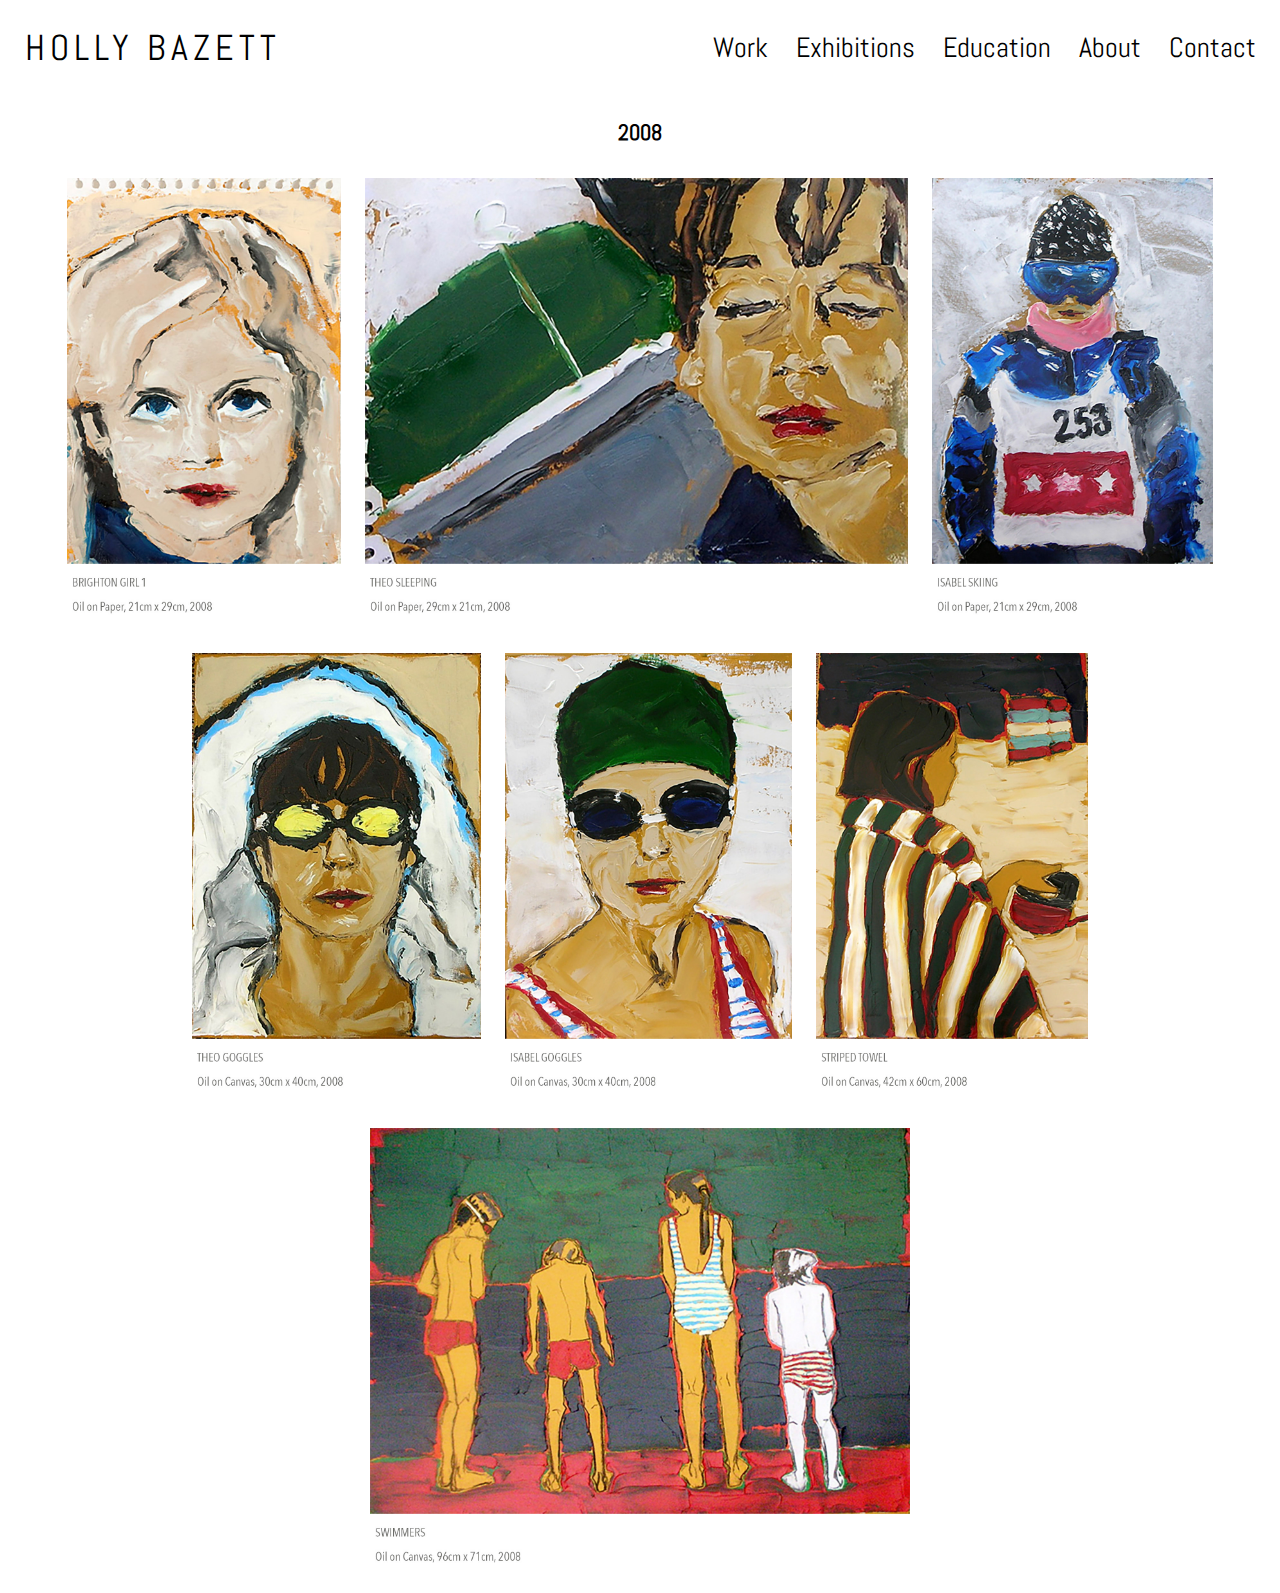
<file: 2008.html>
<!DOCTYPE html>
<html>

  <head>
    <meta charset="utf-8">
    <meta name="viewport" content="width=device-width, initial-scale=1">
    <link rel="stylesheet" type="text/css" href="css/page_style.css">
    <link href="https://fonts.googleapis.com/css?family=Abel" rel="stylesheet">
    <title>Holly Bazett - 2008</title>
  </head>

  <body>

    <div class="nav">
      <ul>
        <li class="holly"><a href="index.html">HOLLY BAZETT</a></li>
        <li><a href="contact.html">Contact</a></li>
        <li><a href="about.html">About</a></li>
        <li><a href="education.html">Education</a></li>
        <li><a href="exhibitions.html">Exhibitions</a></li>
        <li class="work_dropdown"><a href="2017.html">Work</a>
          <div class="dropdown-menu">
            <a href="2017.html">2017</a>
            <a href="2016.html">2016</a>
            <a href="2015.html">2015</a>
            <a href="2014.html">2014</a>
            <a href="2013.html">2013</a>
            <a href="2012.html">2012</a>
            <a href="2011.html">2011</a>
            <a href="2010.html">2010</a>
            <a href="2009.html">2009</a>
            <a href="2008.html">2008</a>
          </div>
        </li>
      </ul>
    </div>

    <div id="slide">
      <ul>
        <li class="holly_slide"><a href="index.html">HOLLY BAZETT</a></li>
        <li><a href="2017.html">Work</a></li>
        <li><a href="2017.html">2017</a></li>
        <li><a href="2016.html">2016</a></li>
        <li><a href="2015.html">2015</a></li>
        <li><a href="2014.html">2014</a></li>
        <li><a href="2013.html">2013</a></li>
        <li><a href="2012.html">2012</a></li>
        <li><a href="2011.html">2011</a></li>
        <li><a href="2010.html">2010</a></li>
        <li><a href="2009.html">2009</a></li>
        <li><a href="2008.html">2008</a></li>
        <li><a href="exhibitions.html">Exhibitions</a></li>
        <li><a href="education.html">Education</a></li>
        <li><a href="about.html">About</a></li>
        <li><a href="contact.html">Contact</a></li>
      </ul>
    </div>

    <h1 class="holly_burger"><a href="index.html">HOLLY BAZETT</a></h1>
    <div id="burger-container">
      <div id="burger">
        <span>&nbsp;</span>
        <span>&nbsp;</span>
        <span>&nbsp;</span>
      </div>
    </div>

    <p class="heading">2008</p>
    <div class="artpics">
      <img class="art" src="img/2008_Brighton%20Girl%201.jpg" alt="2008 oil painting called Brighton Girl">
      <img class="art" src="img/2008_Theo%20Sleeping.jpg" alt="2008 oil painting called Theo Sleeping">
      <img class="art" src="img/2008_Isabel%20Skiing.jpg" alt="2008 oil painting called Isabel Skiing">
      <img class="art" src="img/2008_Theo%20Goggles.jpg" alt="2008 oil painting called Theo Goggles">
      <img class="art" src="img/2008_Isabel%20Goggles.jpg" alt="2008 oil painting called Isabel Goggles">
      <img class="art" src="img/2008_Striped%20Towel.jpg" alt="2008 oil painting called Striped Towel">
      <img class="art" src="img/2008_Swimmers.jpg" alt="2008 oil painting called Swimmers">
    </div>

    <script src="https://ajax.googleapis.com/ajax/libs/jquery/1.12.4/jquery.min.js"></script>
    <script src="js/script.js"></script>

  </body>
</html>
</file>
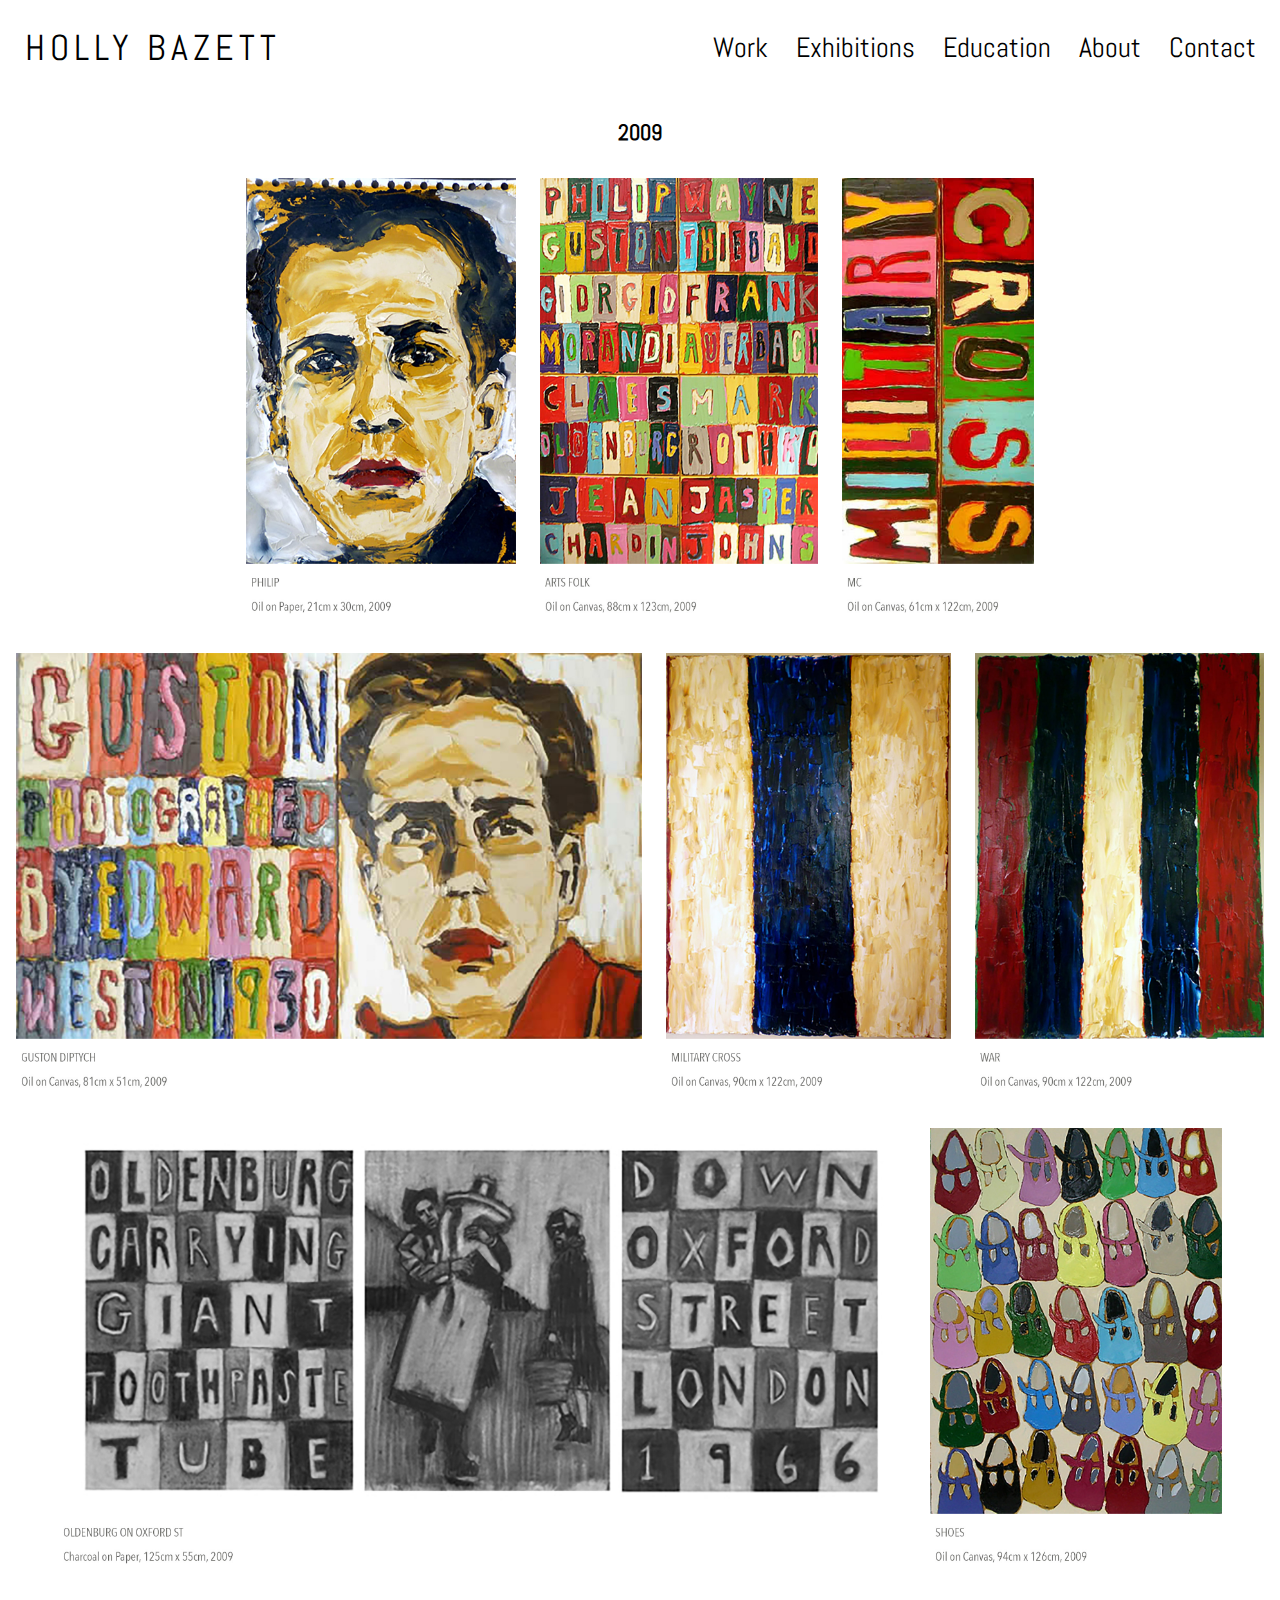
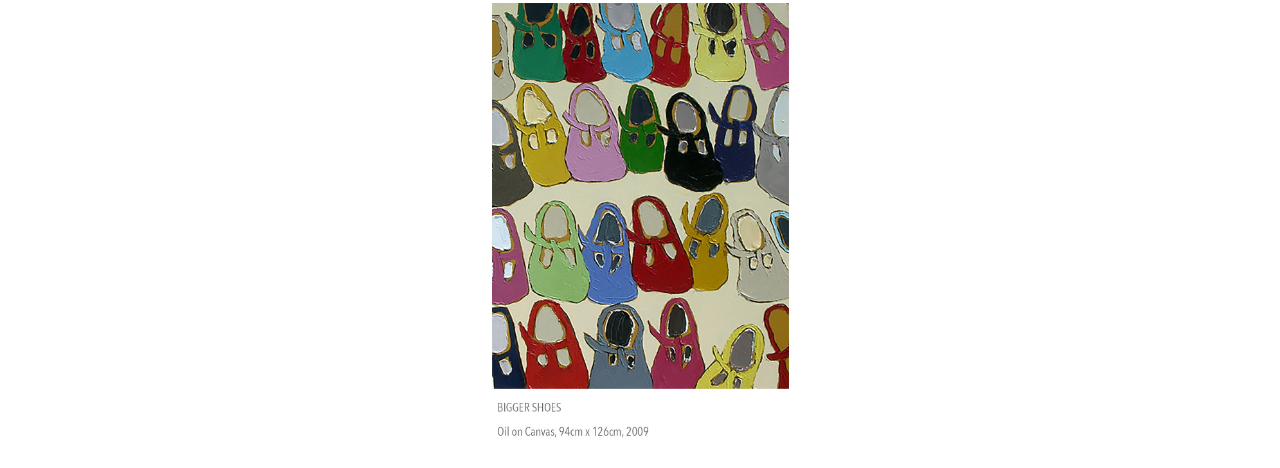
<file: 2009.html>
<!DOCTYPE html>
<html>

  <head>
    <meta charset="utf-8">
    <meta name="viewport" content="width=device-width, initial-scale=1">
    <link rel="stylesheet" type="text/css" href="css/page_style.css">
    <link href="https://fonts.googleapis.com/css?family=Abel" rel="stylesheet">
    <title>Holly Bazett - 2009</title>
  </head>

  <body>

    <div class="nav">
      <ul>
        <li class="holly"><a href="index.html">HOLLY BAZETT</a></li>
        <li><a href="contact.html">Contact</a></li>
        <li><a href="about.html">About</a></li>
        <li><a href="education.html">Education</a></li>
        <li><a href="exhibitions.html">Exhibitions</a></li>
        <li class="work_dropdown"><a href="2017.html">Work</a>
          <div class="dropdown-menu">
            <a href="2017.html">2017</a>
            <a href="2016.html">2016</a>
            <a href="2015.html">2015</a>
            <a href="2014.html">2014</a>
            <a href="2013.html">2013</a>
            <a href="2012.html">2012</a>
            <a href="2011.html">2011</a>
            <a href="2010.html">2010</a>
            <a href="2009.html">2009</a>
            <a href="2008.html">2008</a>
          </div>
        </li>
      </ul>
    </div>

    <div id="slide">
      <ul>
        <li class="holly_slide"><a href="index.html">HOLLY BAZETT</a></li>
        <li><a href="2017.html">Work</a></li>
        <li><a href="2017.html">2017</a></li>
        <li><a href="2016.html">2016</a></li>
        <li><a href="2015.html">2015</a></li>
        <li><a href="2014.html">2014</a></li>
        <li><a href="2013.html">2013</a></li>
        <li><a href="2012.html">2012</a></li>
        <li><a href="2011.html">2011</a></li>
        <li><a href="2010.html">2010</a></li>
        <li><a href="2009.html">2009</a></li>
        <li><a href="2008.html">2008</a></li>
        <li><a href="exhibitions.html">Exhibitions</a></li>
        <li><a href="education.html">Education</a></li>
        <li><a href="about.html">About</a></li>
        <li><a href="contact.html">Contact</a></li>
      </ul>
    </div>

    <h1 class="holly_burger"><a href="index.html">HOLLY BAZETT</a></h1>
    <div id="burger-container">
      <div id="burger">
        <span>&nbsp;</span>
        <span>&nbsp;</span>
        <span>&nbsp;</span>
      </div>
    </div>

    <p class="heading">2009</p>
    <div class="artpics">
      <img class="art" src="img/2009_Philip.jpg" alt="2009 oil painting called Philip">
      <img class="art" src="img/2009_Artsfolk.jpg" alt="2009 oil painting called Artsfolk">
      <img class="art" src="img/2009_MC.jpg" alt="2009 oil painting called MC">
      <img class="art" src="img/2009_Guston%20Dyptych.jpg" alt="2009 oil painting called Guston Dyptych">
      <img class="art" src="img/2009_Military%20Cross.jpg" alt="2009 oil painting called Military Cross">
      <img class="art" src="img/2009_War.jpg" alt="2009 oil painting called War">
      <img class="art" src="img/2009_Oldenburg%20Tryptych.jpg" alt="2009 Oil Painting called Oldenburg Tryptych">
      <img class="art" src="img/2009_Shoes.jpg" alt="2009 oil painting called Shoes">
      <img class="art" src="img/2009_Bigger%20Shoes.jpg" alt="2009 oil painting called Bigger Shoes">
    </div>

    <script src="https://ajax.googleapis.com/ajax/libs/jquery/1.12.4/jquery.min.js"></script>
    <script src="js/script.js"></script>

  </body>
</html>
</file>
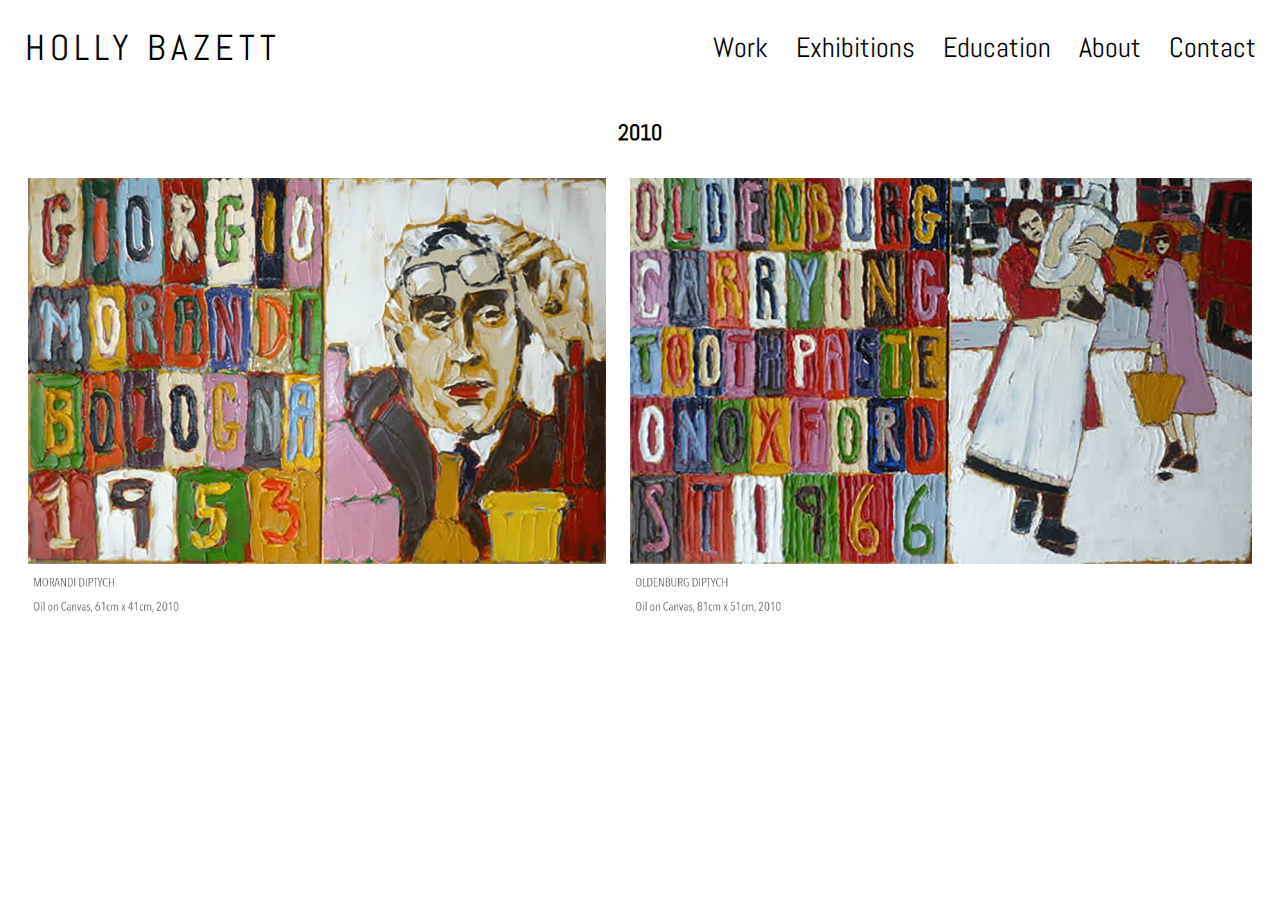
<file: 2010.html>
<!DOCTYPE html>
<html>

  <head>
    <meta charset="utf-8">
    <meta name="viewport" content="width=device-width, initial-scale=1">
    <link rel="stylesheet" type="text/css" href="css/page_style.css">
    <link href="https://fonts.googleapis.com/css?family=Abel" rel="stylesheet">
    <title>Holly Bazett - 2010</title>
  </head>

  <body>

    <div class="nav">
      <ul>
        <li class="holly"><a href="index.html">HOLLY BAZETT</a></li>
        <li><a href="contact.html">Contact</a></li>
        <li><a href="about.html">About</a></li>
        <li><a href="education.html">Education</a></li>
        <li><a href="exhibitions.html">Exhibitions</a></li>
        <li class="work_dropdown"><a href="2017.html">Work</a>
          <div class="dropdown-menu">
            <a href="2017.html">2017</a>
            <a href="2016.html">2016</a>
            <a href="2015.html">2015</a>
            <a href="2014.html">2014</a>
            <a href="2013.html">2013</a>
            <a href="2012.html">2012</a>
            <a href="2011.html">2011</a>
            <a href="2010.html">2010</a>
            <a href="2009.html">2009</a>
            <a href="2008.html">2008</a>
          </div>
        </li>
      </ul>
    </div>

    <div id="slide">
      <ul>
        <li class="holly_slide"><a href="index.html">HOLLY BAZETT</a></li>
        <li><a href="2017.html">Work</a></li>
        <li><a href="2017.html">2017</a></li>
        <li><a href="2016.html">2016</a></li>
        <li><a href="2015.html">2015</a></li>
        <li><a href="2014.html">2014</a></li>
        <li><a href="2013.html">2013</a></li>
        <li><a href="2012.html">2012</a></li>
        <li><a href="2011.html">2011</a></li>
        <li><a href="2010.html">2010</a></li>
        <li><a href="2009.html">2009</a></li>
        <li><a href="2008.html">2008</a></li>
        <li><a href="exhibitions.html">Exhibitions</a></li>
        <li><a href="education.html">Education</a></li>
        <li><a href="about.html">About</a></li>
        <li><a href="contact.html">Contact</a></li>
      </ul>
    </div>

    <h1 class="holly_burger"><a href="index.html">HOLLY BAZETT</a></h1>
    <div id="burger-container">
      <div id="burger">
        <span>&nbsp;</span>
        <span>&nbsp;</span>
        <span>&nbsp;</span>
      </div>
    </div>

    <p class="heading">2010</p>
    <div class="artpics">
      <img class="art" src="img/2010_Morandi%20Dyptych.jpg" alt="2010 oil painting called Morandi Dyptych">
      <img class="art" src="img/2010_Oldenburg%20Dyptych.jpg" alt="2010 oil painting called Oldenburg Dyptych">
    </div>

    <script src="https://ajax.googleapis.com/ajax/libs/jquery/1.12.4/jquery.min.js"></script>
    <script src="js/script.js"></script>

  </body>
</html>
</file>
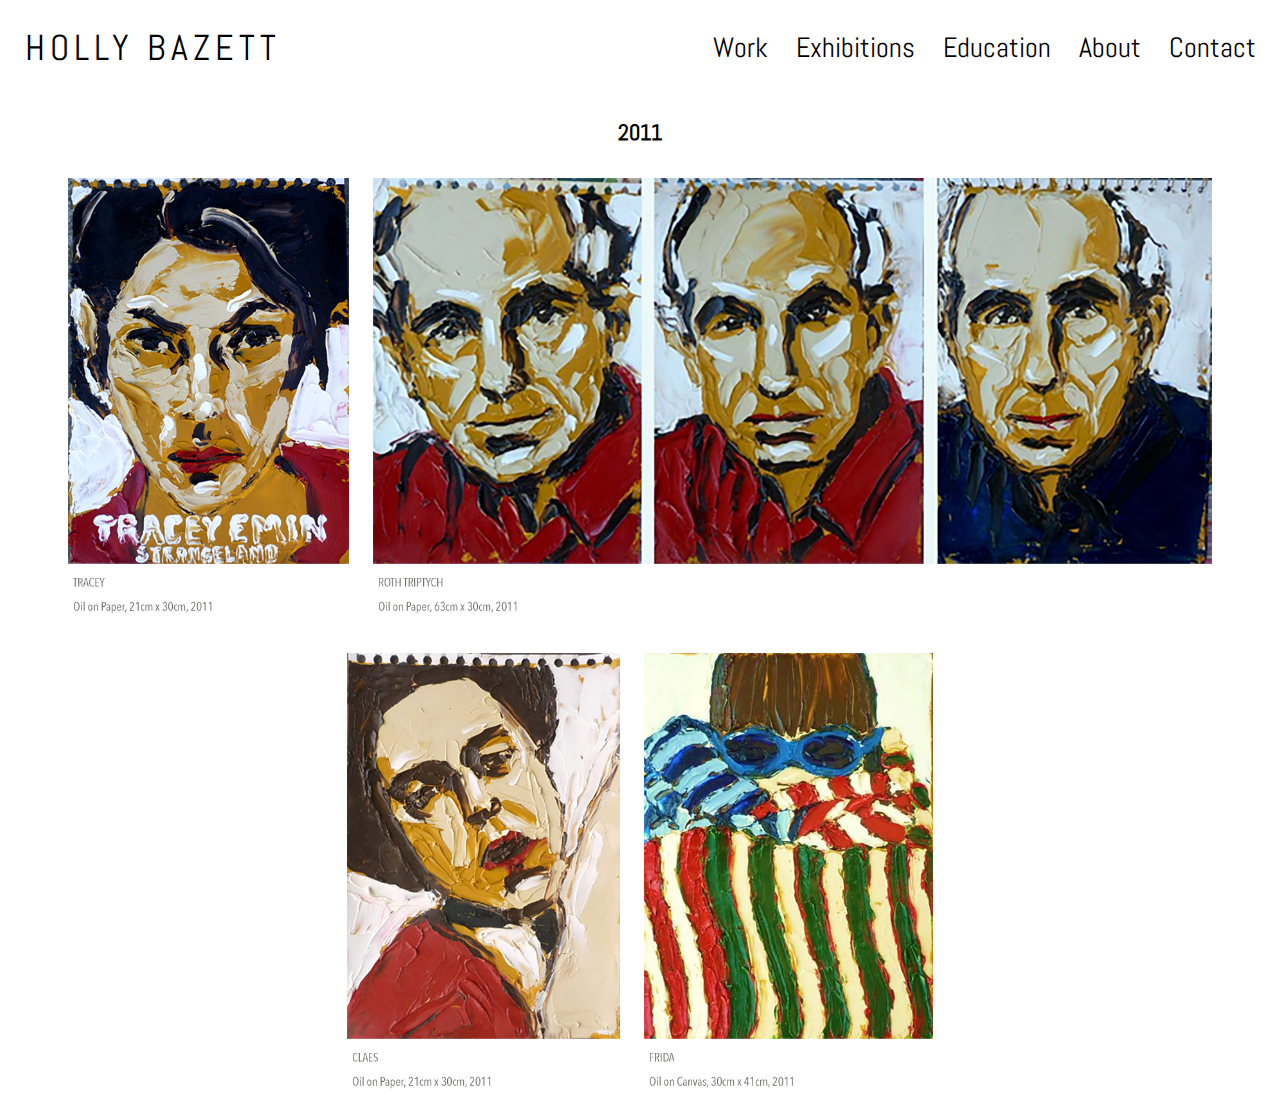
<file: 2011.html>
<!DOCTYPE html>
<html>

  <head>
    <meta charset="utf-8">
    <meta name="viewport" content="width=device-width, initial-scale=1">
    <link rel="stylesheet" type="text/css" href="css/page_style.css">
    <link href="https://fonts.googleapis.com/css?family=Abel" rel="stylesheet">
    <title>Holly Bazett - 2011</title>
  </head>

  <body>

    <div class="nav">
      <ul>
        <li class="holly"><a href="index.html">HOLLY BAZETT</a></li>
        <li><a href="contact.html">Contact</a></li>
        <li><a href="about.html">About</a></li>
        <li><a href="education.html">Education</a></li>
        <li><a href="exhibitions.html">Exhibitions</a></li>
        <li class="work_dropdown"><a href="2017.html">Work</a>
          <div class="dropdown-menu">
            <a href="2017.html">2017</a>
            <a href="2016.html">2016</a>
            <a href="2015.html">2015</a>
            <a href="2014.html">2014</a>
            <a href="2013.html">2013</a>
            <a href="2012.html">2012</a>
            <a href="2011.html">2011</a>
            <a href="2010.html">2010</a>
            <a href="2009.html">2009</a>
            <a href="2008.html">2008</a>
          </div>
        </li>
      </ul>
    </div>

    <div id="slide">
      <ul>
        <li class="holly_slide"><a href="index.html">HOLLY BAZETT</a></li>
        <li><a href="2017.html">Work</a></li>
        <li><a href="2017.html">2017</a></li>
        <li><a href="2016.html">2016</a></li>
        <li><a href="2015.html">2015</a></li>
        <li><a href="2014.html">2014</a></li>
        <li><a href="2013.html">2013</a></li>
        <li><a href="2012.html">2012</a></li>
        <li><a href="2011.html">2011</a></li>
        <li><a href="2010.html">2010</a></li>
        <li><a href="2009.html">2009</a></li>
        <li><a href="2008.html">2008</a></li>
        <li><a href="exhibitions.html">Exhibitions</a></li>
        <li><a href="education.html">Education</a></li>
        <li><a href="about.html">About</a></li>
        <li><a href="contact.html">Contact</a></li>
      </ul>
    </div>

    <h1 class="holly_burger"><a href="index.html">HOLLY BAZETT</a></h1>
    <div id="burger-container">
      <div id="burger">
        <span>&nbsp;</span>
        <span>&nbsp;</span>
        <span>&nbsp;</span>
      </div>
    </div>

    <p class="heading">2011</p>
    <div class="artpics">
      <img class="art" src="img/2011_Tracey.jpg" alt="2011 oil painting called Tracey">
      <img class="art" src="img/2011_Roth%20Tryptych.jpg" alt="2011 oil painting called Roth Tryptych">
      <img class="art" src="img/2011_Claes.jpg" alt="2011 oil painting called Claes">
      <img class="art" src="img/2011_Frida.jpg" alt="2011 oil painting called Frida">
    </div>

    <script src="https://ajax.googleapis.com/ajax/libs/jquery/1.12.4/jquery.min.js"></script>
    <script src="js/script.js"></script>

  </body>
</html>
</file>
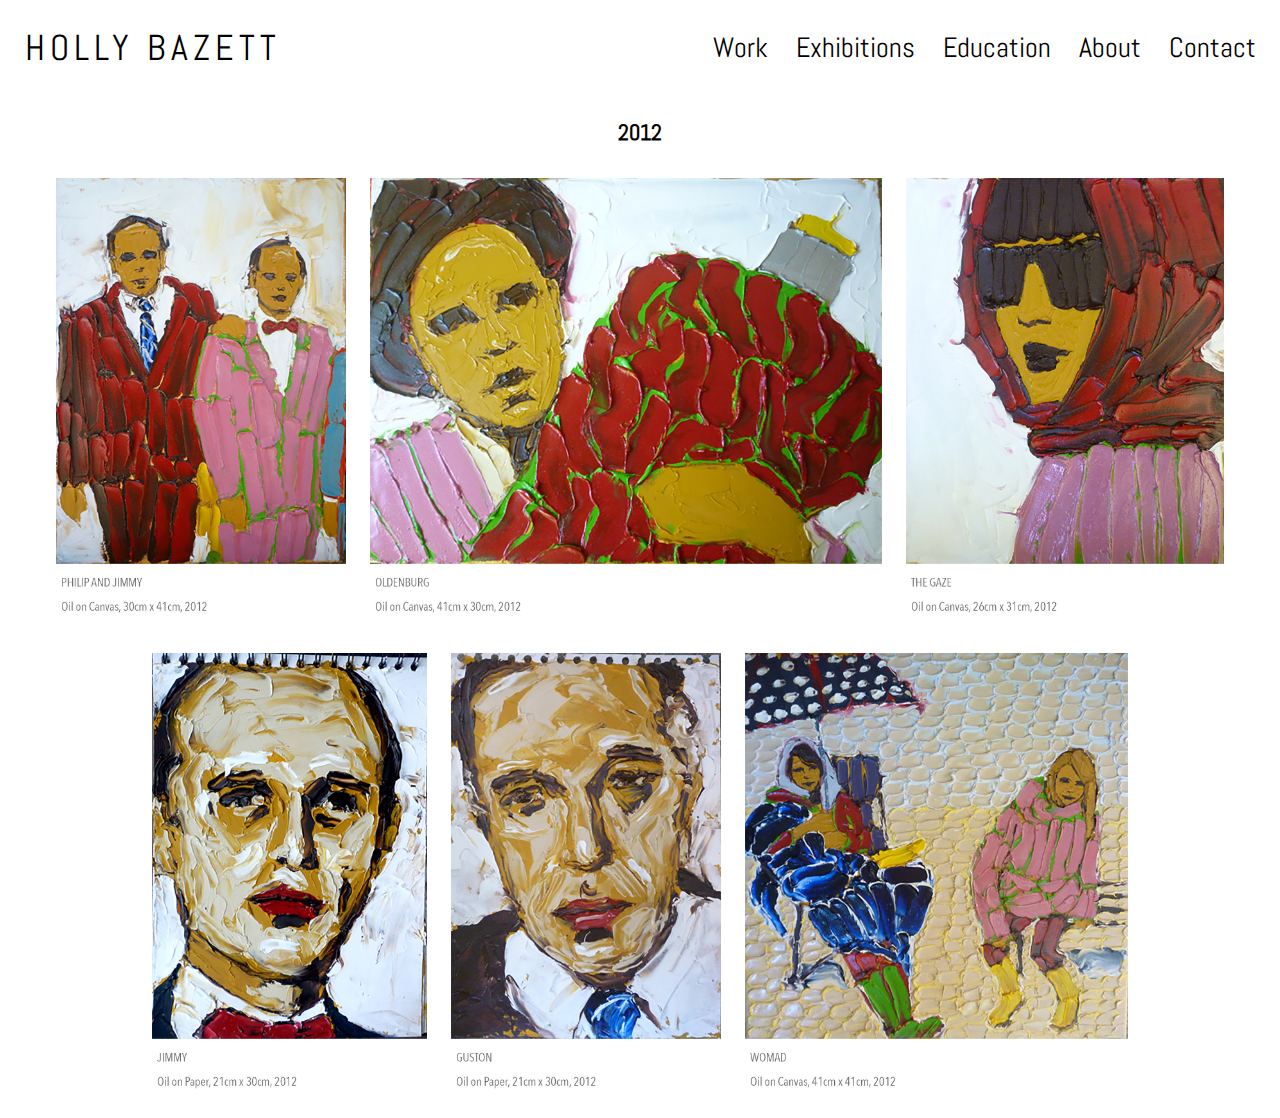
<file: 2012.html>
<!DOCTYPE html>
<html>

  <head>
    <meta charset="utf-8">
    <meta name="viewport" content="width=device-width, initial-scale=1">
    <link rel="stylesheet" type="text/css" href="css/page_style.css">
    <link href="https://fonts.googleapis.com/css?family=Abel" rel="stylesheet">
    <title>Holly Bazett - 2012</title>
  </head>

  <body>

    <div class="nav">
      <ul>
        <li class="holly"><a href="index.html">HOLLY BAZETT</a></li>
        <li><a href="contact.html">Contact</a></li>
        <li><a href="about.html">About</a></li>
        <li><a href="education.html">Education</a></li>
        <li><a href="exhibitions.html">Exhibitions</a></li>
        <li class="work_dropdown"><a href="2017.html">Work</a>
          <div class="dropdown-menu">
            <a href="2017.html">2017</a>
            <a href="2016.html">2016</a>
            <a href="2015.html">2015</a>
            <a href="2014.html">2014</a>
            <a href="2013.html">2013</a>
            <a href="2012.html">2012</a>
            <a href="2011.html">2011</a>
            <a href="2010.html">2010</a>
            <a href="2009.html">2009</a>
            <a href="2008.html">2008</a>
          </div>
        </li>
      </ul>
    </div>

    <div id="slide">
      <ul>
        <li class="holly_slide"><a href="index.html">HOLLY BAZETT</a></li>
        <li><a href="2017.html">Work</a></li>
        <li><a href="2017.html">2017</a></li>
        <li><a href="2016.html">2016</a></li>
        <li><a href="2015.html">2015</a></li>
        <li><a href="2014.html">2014</a></li>
        <li><a href="2013.html">2013</a></li>
        <li><a href="2012.html">2012</a></li>
        <li><a href="2011.html">2011</a></li>
        <li><a href="2010.html">2010</a></li>
        <li><a href="2009.html">2009</a></li>
        <li><a href="2008.html">2008</a></li>
        <li><a href="exhibitions.html">Exhibitions</a></li>
        <li><a href="education.html">Education</a></li>
        <li><a href="about.html">About</a></li>
        <li><a href="contact.html">Contact</a></li>
      </ul>
    </div>

    <h1 class="holly_burger"><a href="index.html">HOLLY BAZETT</a></h1>
    <div id="burger-container">
      <div id="burger">
        <span>&nbsp;</span>
        <span>&nbsp;</span>
        <span>&nbsp;</span>
      </div>
    </div>

    <p class="heading">2012</p>
    <div class="artpics">
      <img class="art" src="img/2012_Philip%20and%20Jimmy.jpg" alt="2012 oil painting called Philip and Jimmy">
      <img class="art" src="img/2012_Oldenburg.jpg" alt="2012 oil painting called Oldenburg">
      <img class="art" src="img/2012_The%20Gaze.jpg" alt="2012 oil painting called The Gaze">
      <img class="art" src="img/2012_Jimmy.jpg" alt="2012 oil painting called Jimmy">
      <img class="art" src="img/2012_Guston.jpg" alt="2012 oil painting called Guston">
      <img class="art" src="img/2012_Womad.jpg" alt="2012 oil painting called Womad">
    </div>

    <script src="https://ajax.googleapis.com/ajax/libs/jquery/1.12.4/jquery.min.js"></script>
    <script src="js/script.js"></script>

  </body>
</html>
</file>
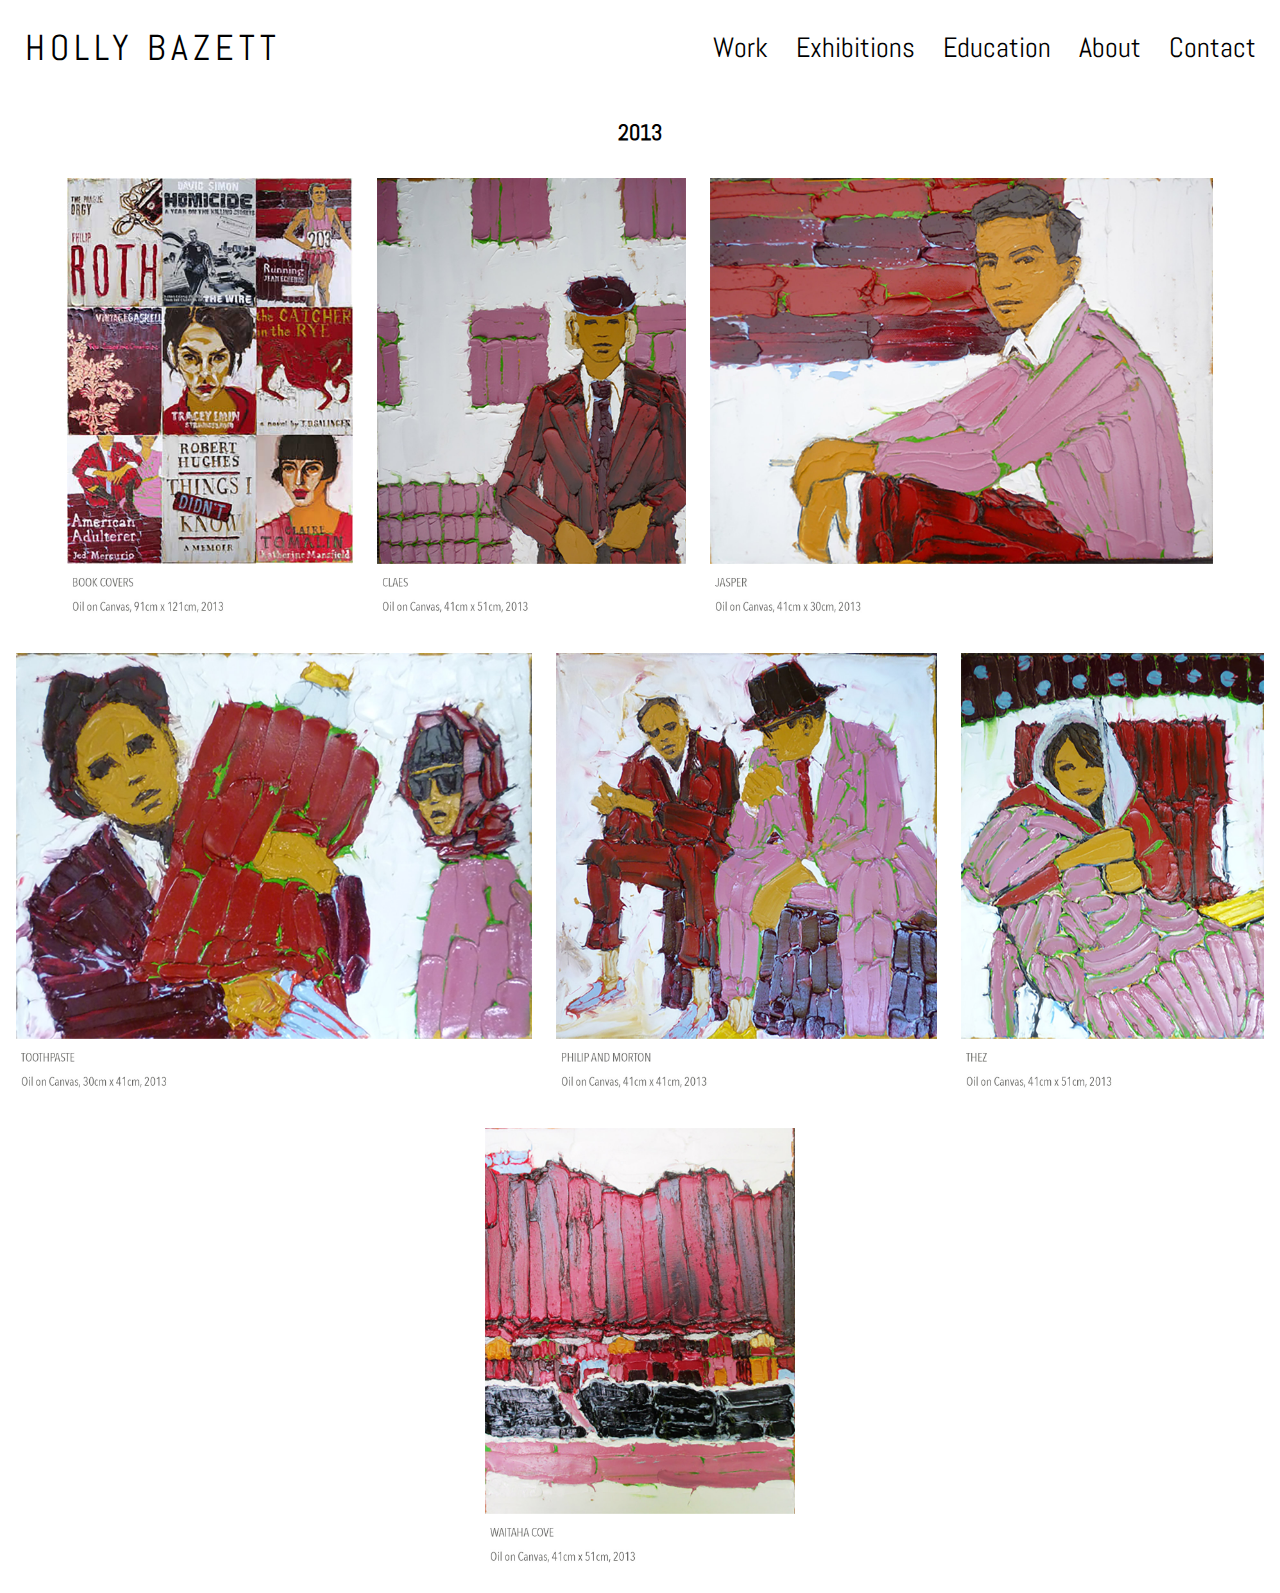
<file: 2013.html>
<!DOCTYPE html>
<html>

  <head>
    <meta charset="utf-8">
    <meta name="viewport" content="width=device-width, initial-scale=1">
    <link rel="stylesheet" type="text/css" href="css/page_style.css">
    <link href="https://fonts.googleapis.com/css?family=Abel" rel="stylesheet">
    <title>Holly Bazett - 2013</title>
  </head>

  <body>

    <div class="nav">
      <ul>
        <li class="holly"><a href="index.html">HOLLY BAZETT</a></li>
        <li><a href="contact.html">Contact</a></li>
        <li><a href="about.html">About</a></li>
        <li><a href="education.html">Education</a></li>
        <li><a href="exhibitions.html">Exhibitions</a></li>
        <li class="work_dropdown"><a href="2017.html">Work</a>
          <div class="dropdown-menu">
            <a href="2017.html">2017</a>
            <a href="2016.html">2016</a>
            <a href="2015.html">2015</a>
            <a href="2014.html">2014</a>
            <a href="2013.html">2013</a>
            <a href="2012.html">2012</a>
            <a href="2011.html">2011</a>
            <a href="2010.html">2010</a>
            <a href="2009.html">2009</a>
            <a href="2008.html">2008</a>
          </div>
        </li>
      </ul>
    </div>

    <div id="slide">
      <ul>
        <li class="holly_slide"><a href="index.html">HOLLY BAZETT</a></li>
        <li><a href="2017.html">Work</a></li>
        <li><a href="2017.html">2017</a></li>
        <li><a href="2016.html">2016</a></li>
        <li><a href="2015.html">2015</a></li>
        <li><a href="2014.html">2014</a></li>
        <li><a href="2013.html">2013</a></li>
        <li><a href="2012.html">2012</a></li>
        <li><a href="2011.html">2011</a></li>
        <li><a href="2010.html">2010</a></li>
        <li><a href="2009.html">2009</a></li>
        <li><a href="2008.html">2008</a></li>
        <li><a href="exhibitions.html">Exhibitions</a></li>
        <li><a href="education.html">Education</a></li>
        <li><a href="about.html">About</a></li>
        <li><a href="contact.html">Contact</a></li>
      </ul>
    </div>

    <h1 class="holly_burger"><a href="index.html">HOLLY BAZETT</a></h1>
    <div id="burger-container">
      <div id="burger">
        <span>&nbsp;</span>
        <span>&nbsp;</span>
        <span>&nbsp;</span>
      </div>
    </div>

    <p class="heading">2013</p>
    <div class="artpics">
      <img class="art" src="img/2013_Book%20Covers.jpg" alt="2013 oil painting called Book Covers">
      <img class="art" src="img/2013_Claes%202013.jpg" alt="2013 oil painting called Claes 2013">
      <img class="art" src="img/2013_Jasper.jpg" alt="2013 oil painting called Jasper">
      <img class="art" src="img/2013_Toothpaste.jpg" alt="2013 oil painting called Toothpaste">
      <img class="art" src="img/2013_Philip%20and%20Morton.jpg" alt="2013 oil painting called Philip and Morton">
      <img class="art" src="img/2013_Thez.jpg" alt="2013 oil painting called Thez">
      <img class="art" src="img/2013_Waitaha%20Cove.jpg" alt="2013 oil painting called Waitaha Cove">
    </div>

    <script src="https://ajax.googleapis.com/ajax/libs/jquery/1.12.4/jquery.min.js"></script>
    <script src="js/script.js"></script>

  </body>
</html>
</file>
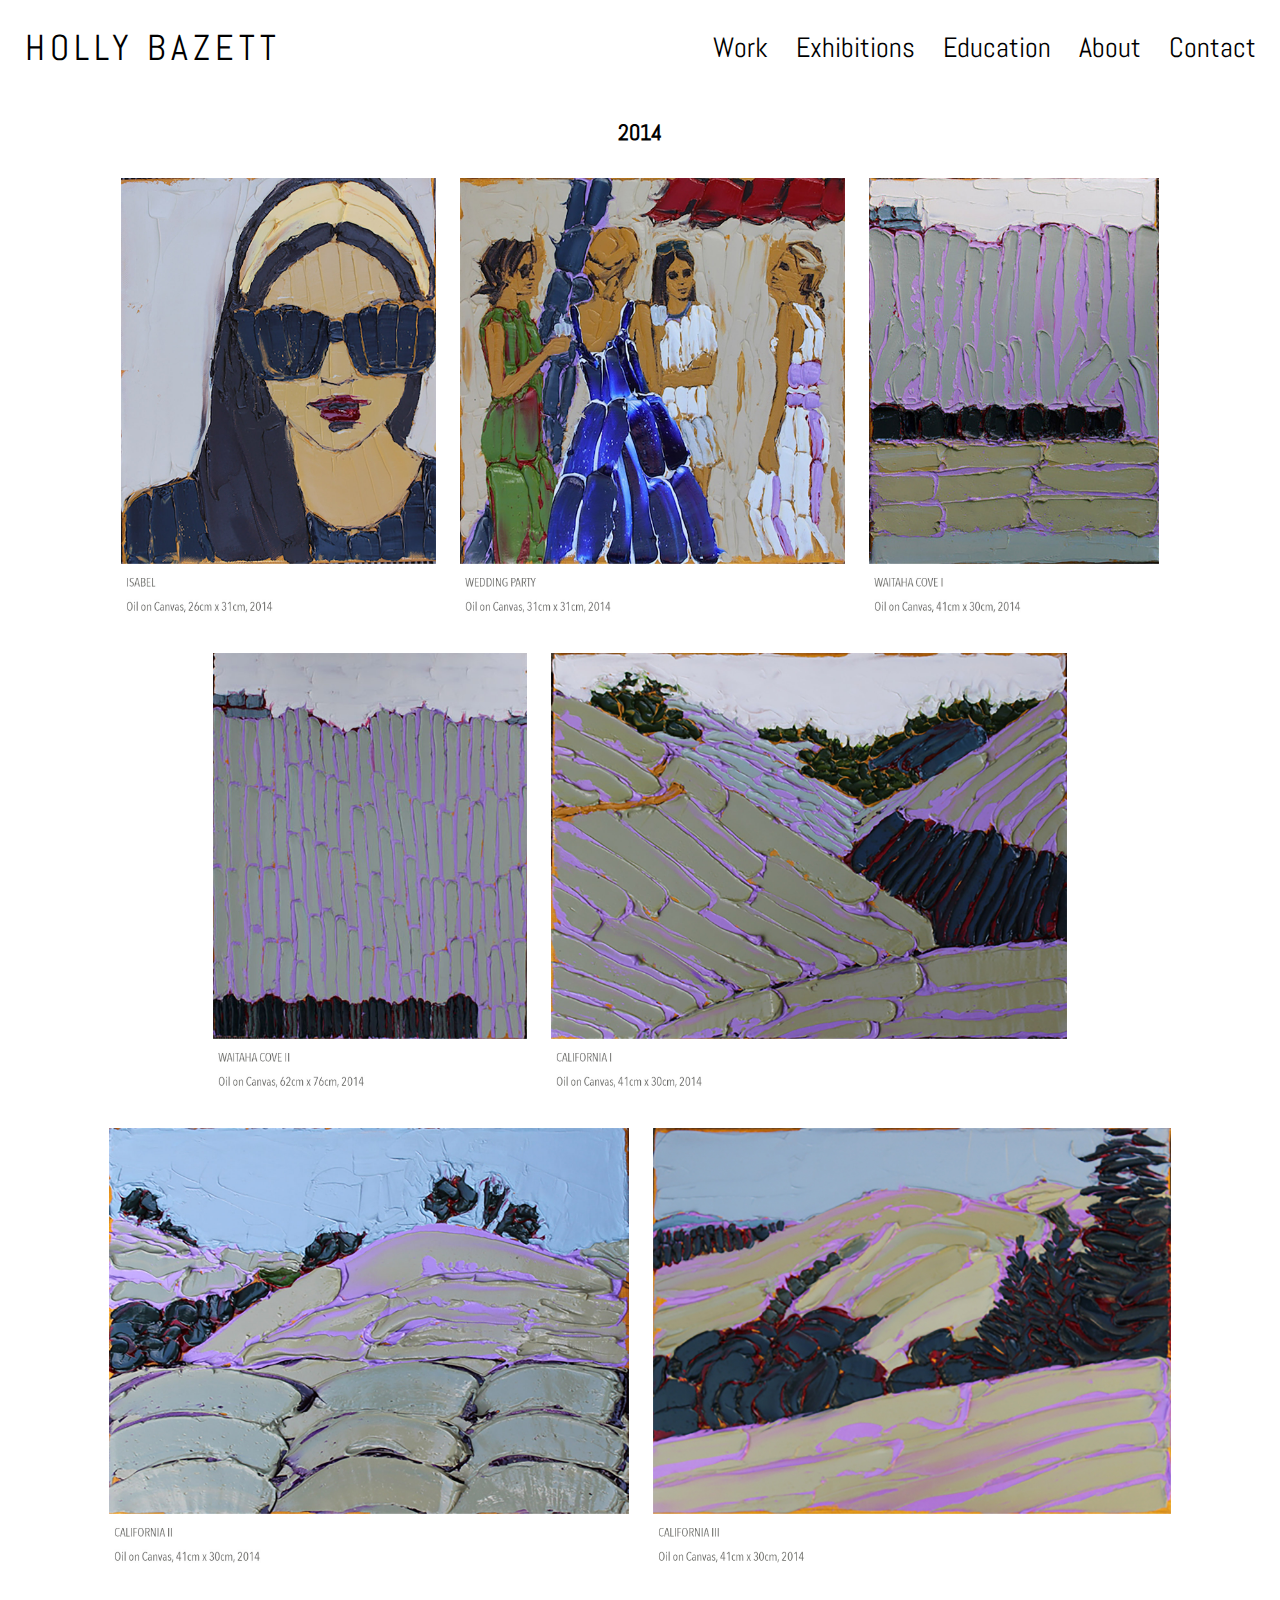
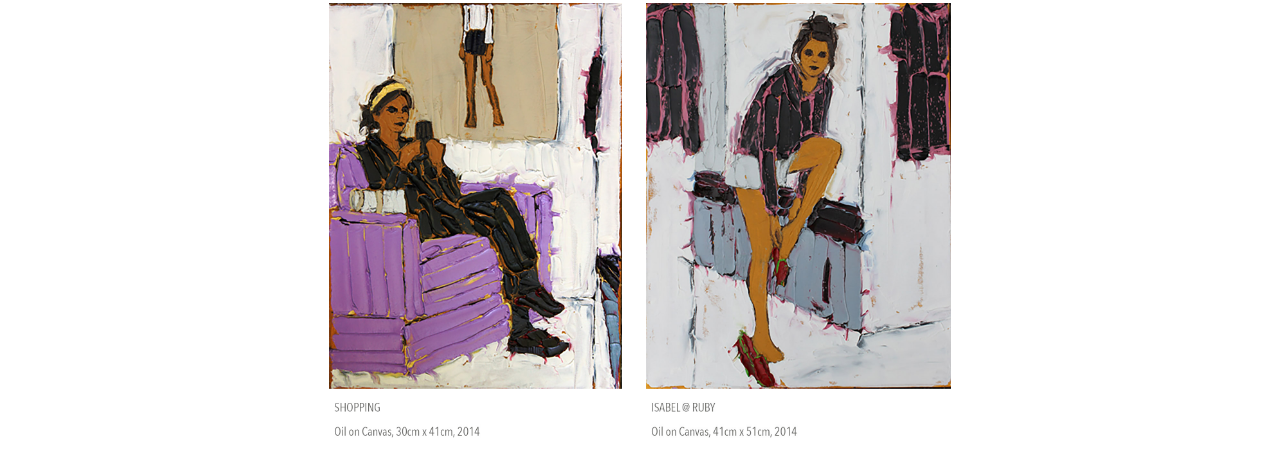
<file: 2014.html>
<!DOCTYPE html>
<html>

  <head>
    <meta charset="utf-8">
    <meta name="viewport" content="width=device-width, initial-scale=1">
    <link rel="stylesheet" type="text/css" href="css/page_style.css">
    <link href="https://fonts.googleapis.com/css?family=Abel" rel="stylesheet">
    <title>Holly Bazett - 2014</title>
  </head>

  <body>

    <div class="nav">
      <ul>
        <li class="holly"><a href="index.html">HOLLY BAZETT</a></li>
        <li><a href="contact.html">Contact</a></li>
        <li><a href="about.html">About</a></li>
        <li><a href="education.html">Education</a></li>
        <li><a href="exhibitions.html">Exhibitions</a></li>
        <li class="work_dropdown"><a href="2017.html">Work</a>
          <div class="dropdown-menu">
            <a href="2017.html">2017</a>
            <a href="2016.html">2016</a>
            <a href="2015.html">2015</a>
            <a href="2014.html">2014</a>
            <a href="2013.html">2013</a>
            <a href="2012.html">2012</a>
            <a href="2011.html">2011</a>
            <a href="2010.html">2010</a>
            <a href="2009.html">2009</a>
            <a href="2008.html">2008</a>
          </div>
        </li>
      </ul>
    </div>

    <div id="slide">
      <ul>
        <li class="holly_slide"><a href="index.html">HOLLY BAZETT</a></li>
        <li><a href="2017.html">Work</a></li>
        <li><a href="2017.html">2017</a></li>
        <li><a href="2016.html">2016</a></li>
        <li><a href="2015.html">2015</a></li>
        <li><a href="2014.html">2014</a></li>
        <li><a href="2013.html">2013</a></li>
        <li><a href="2012.html">2012</a></li>
        <li><a href="2011.html">2011</a></li>
        <li><a href="2010.html">2010</a></li>
        <li><a href="2009.html">2009</a></li>
        <li><a href="2008.html">2008</a></li>
        <li><a href="exhibitions.html">Exhibitions</a></li>
        <li><a href="education.html">Education</a></li>
        <li><a href="about.html">About</a></li>
        <li><a href="contact.html">Contact</a></li>
      </ul>
    </div>

    <h1 class="holly_burger"><a href="index.html">HOLLY BAZETT</a></h1>
    <div id="burger-container">
      <div id="burger">
        <span>&nbsp;</span>
        <span>&nbsp;</span>
        <span>&nbsp;</span>
      </div>
    </div>

    <p class="heading">2014</p>
    <div class="artpics">
      <img class="art" src="img/2014_Isabel.jpg" alt="2014 oil painting called Isabel">
      <img class="art" src="img/2014_Wedding%20Party.jpg" alt="2014 oil painting called Wedding Party">
      <img class="art" src="img/2014_Waitaha%20Cove%20I.jpg" alt="2014 oil painting called Waitaha Cove I">
      <img class="art" src="img/2014_Waitaha%20Cove%20II.jpg" alt="2014 oil painting called Waitaha Cove II">
      <img class="art" src="img/2014_California%20I.jpg" alt="2014 oil painting called California I">
      <img class="art" src="img/2014_California%20II.jpg" alt="2014 oil painting called California II">
      <img class="art" src="img/2014_California%20III.jpg" alt="2014 oil painting called California III">
      <img class="art" src="img/2014_Shopping.jpg" alt="2014 oil painting called Shopping">
      <img class="art" src="img/2014_Isabel%20@%20Ruby.jpg" alt="2014 oil painting called Isabel and Ruby">
    </div>

    <script src="https://ajax.googleapis.com/ajax/libs/jquery/1.12.4/jquery.min.js"></script>
    <script src="js/script.js"></script>

  </body>
</html>
</file>
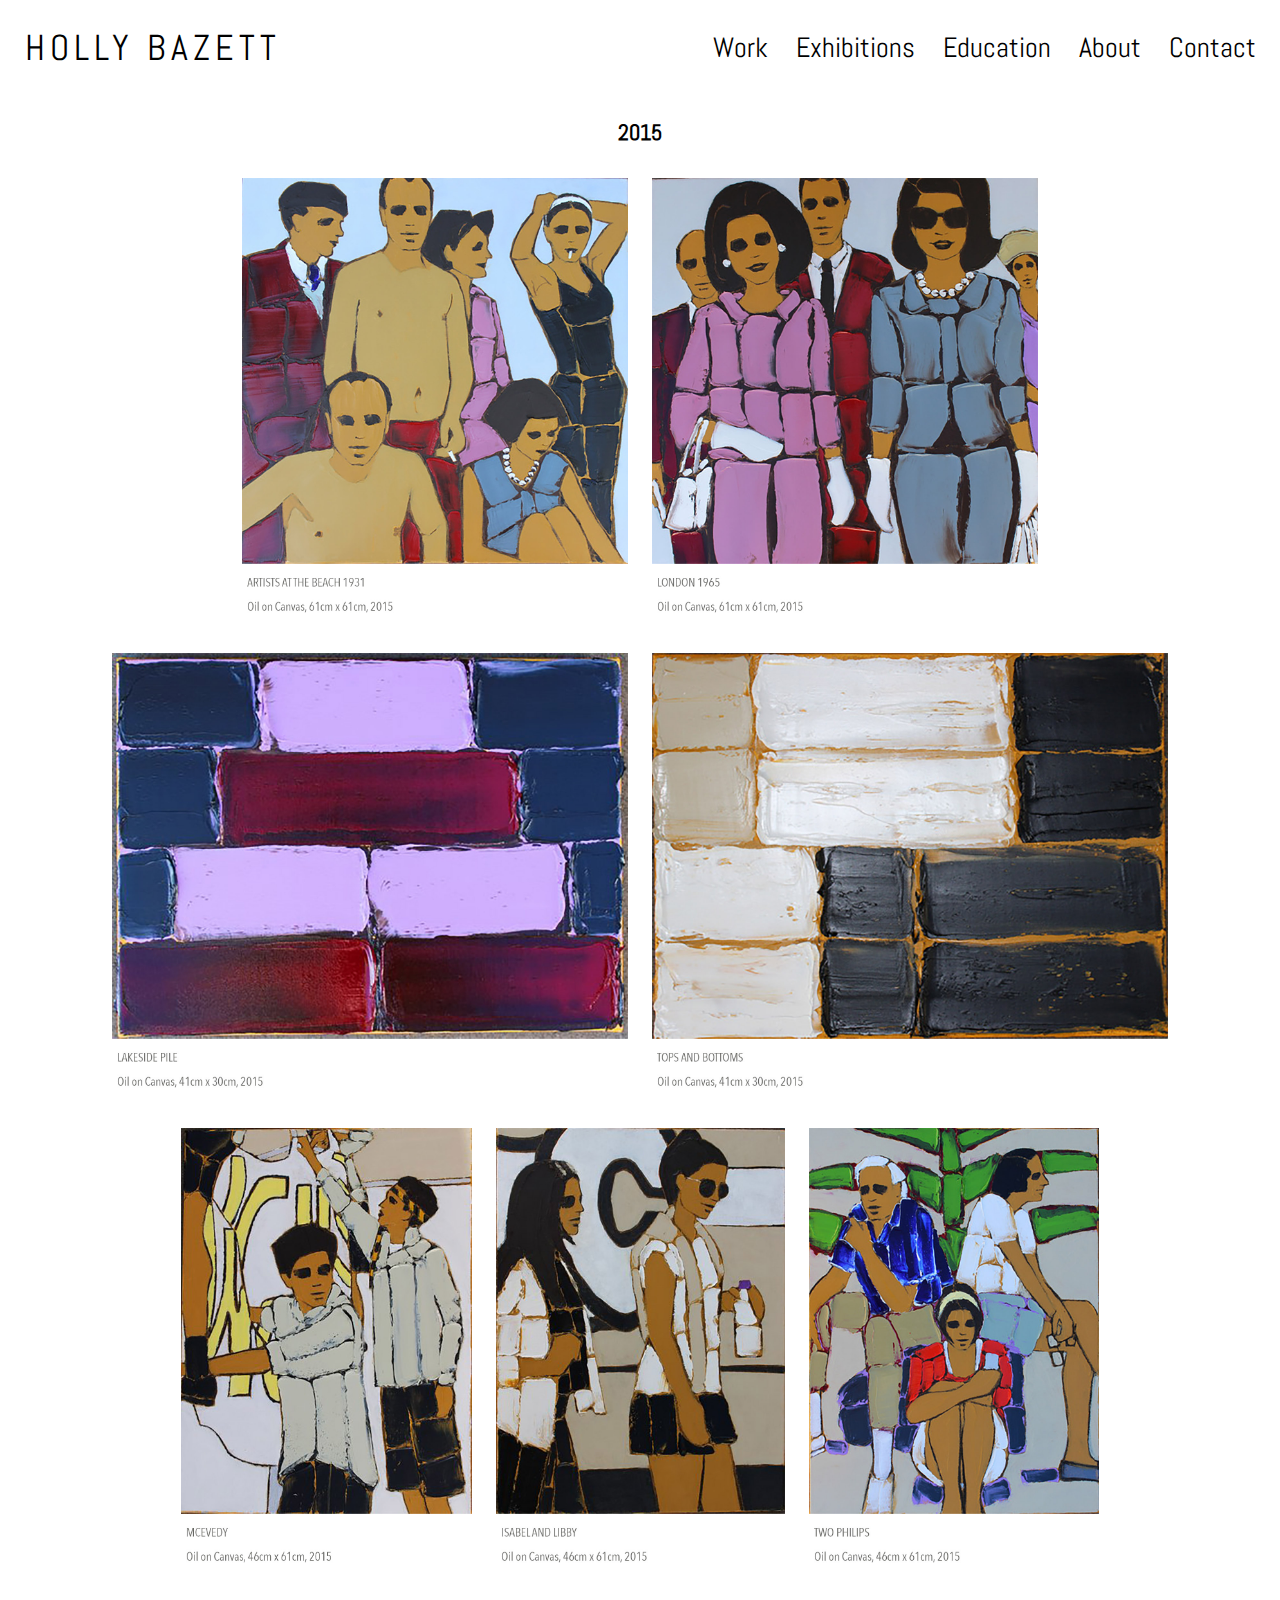
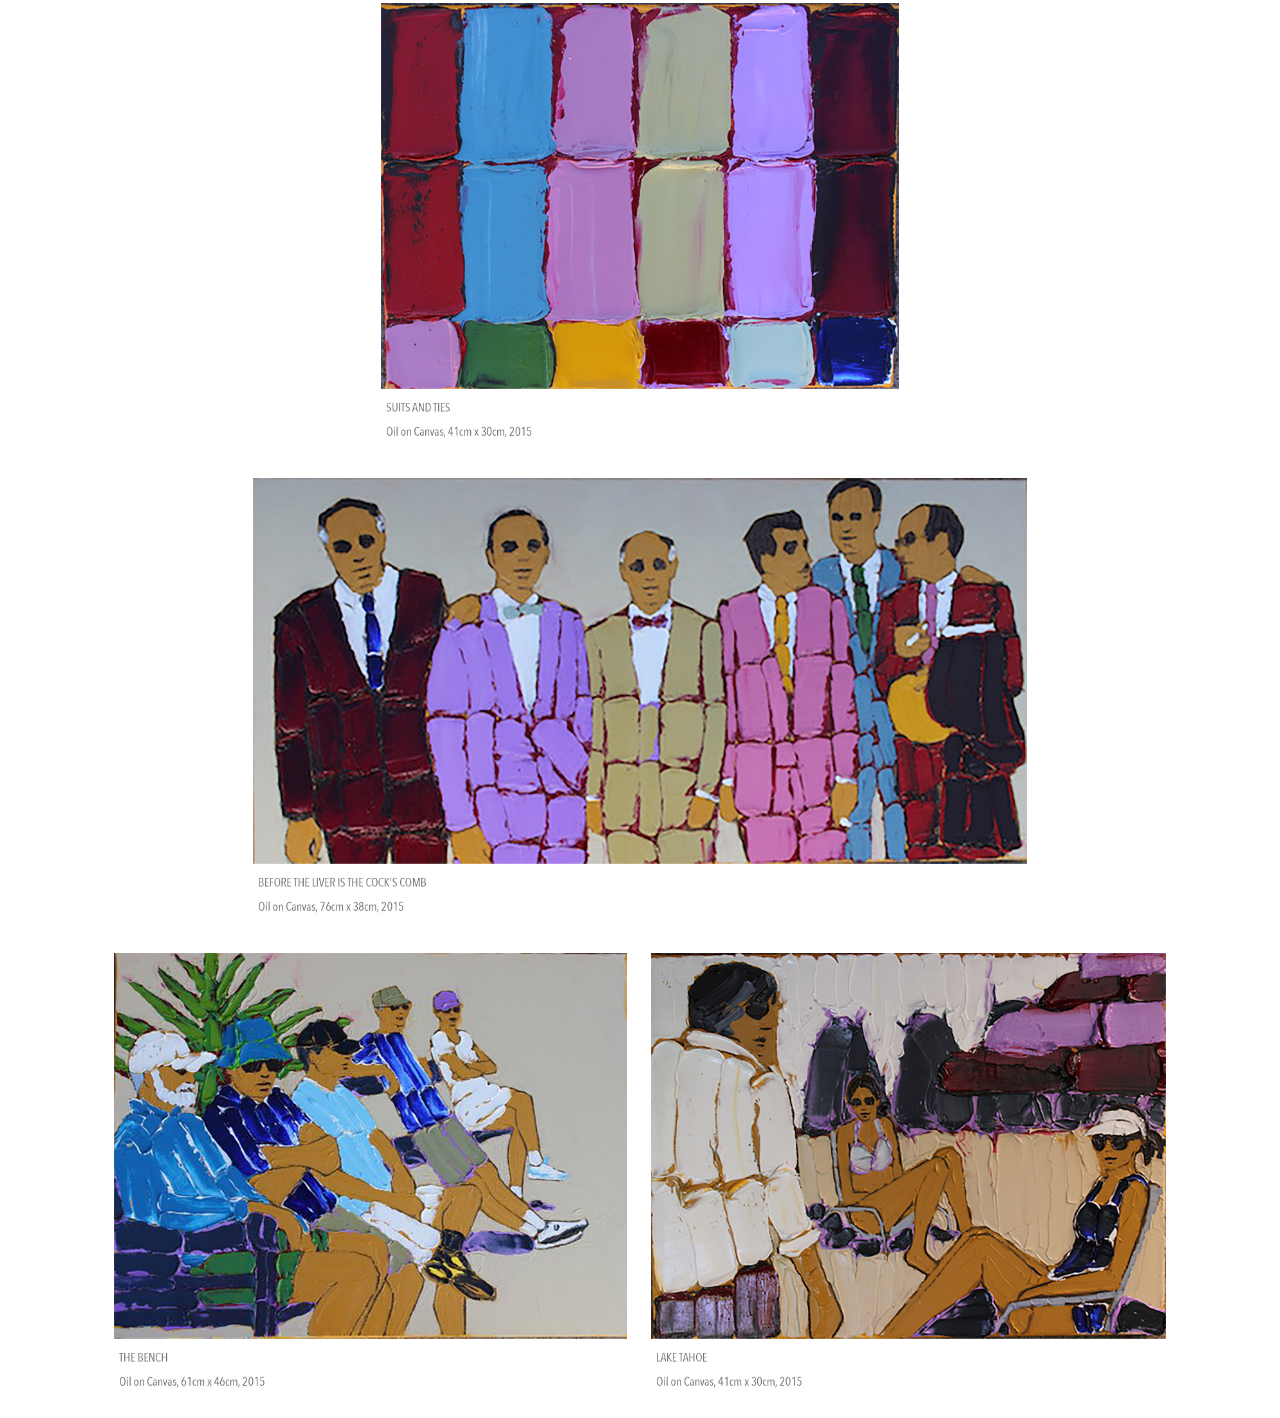
<file: 2015.html>
<!DOCTYPE html>
<html>

  <head>
    <meta charset="utf-8">
    <meta name="viewport" content="width=device-width, initial-scale=1">
    <link rel="stylesheet" type="text/css" href="css/page_style.css">
    <link href="https://fonts.googleapis.com/css?family=Abel" rel="stylesheet">
    <title>Holly Bazett - 2015</title>
  </head>

  <body>

    <div class="nav">
      <ul>
        <li class="holly"><a href="index.html">HOLLY BAZETT</a></li>
        <li><a href="contact.html">Contact</a></li>
        <li><a href="about.html">About</a></li>
        <li><a href="education.html">Education</a></li>
        <li><a href="exhibitions.html">Exhibitions</a></li>
        <li class="work_dropdown"><a href="2017.html">Work</a>
          <div class="dropdown-menu">
            <a href="2017.html">2017</a>
            <a href="2016.html">2016</a>
            <a href="2015.html">2015</a>
            <a href="2014.html">2014</a>
            <a href="2013.html">2013</a>
            <a href="2012.html">2012</a>
            <a href="2011.html">2011</a>
            <a href="2010.html">2010</a>
            <a href="2009.html">2009</a>
            <a href="2008.html">2008</a>
          </div>
        </li>
      </ul>
    </div>

    <div id="slide">
      <ul>
        <li class="holly_slide"><a href="index.html">HOLLY BAZETT</a></li>
        <li><a href="2017.html">Work</a></li>
        <li><a href="2017.html">2017</a></li>
        <li><a href="2016.html">2016</a></li>
        <li><a href="2015.html">2015</a></li>
        <li><a href="2014.html">2014</a></li>
        <li><a href="2013.html">2013</a></li>
        <li><a href="2012.html">2012</a></li>
        <li><a href="2011.html">2011</a></li>
        <li><a href="2010.html">2010</a></li>
        <li><a href="2009.html">2009</a></li>
        <li><a href="2008.html">2008</a></li>
        <li><a href="exhibitions.html">Exhibitions</a></li>
        <li><a href="education.html">Education</a></li>
        <li><a href="about.html">About</a></li>
        <li><a href="contact.html">Contact</a></li>
      </ul>
    </div>

    <h1 class="holly_burger"><a href="index.html">HOLLY BAZETT</a></h1>
    <div id="burger-container">
      <div id="burger">
        <span>&nbsp;</span>
        <span>&nbsp;</span>
        <span>&nbsp;</span>
      </div>
    </div>

    <p class="heading">2015</p>
    <div class="artpics">
      <img class="art" src="img/2015_Artists%20at%20the%20Beach%201931.jpg" alt="2015 oil painting called Artists at the Beach 1931">
      <img class="art" src="img/2015_London%201965.jpg" alt="2015 oil painting called London 1965">
      <img class="art" src="img/2015_Lakeside%20Pile.jpg" alt="2015 oil painting called Lakeside Pile">
      <img class="art" src="img/2015_Tops%20and%20Bottoms.jpg" alt="2015 oil painting called Tops and Bottoms">
      <img class="art" src="img/2015_McEvedy.jpg" alt="2015 oil painting called McEvedy">
      <img class="art" src="img/2015_Isabel%20and%20Libby.jpg" alt="2015 oil painting called ISabel and Libby">
      <img class="art" src="img/2015_Two%20Philips.jpg" alt="2015 oil painting called Two Philips">
      <img class="art" src="img/2015_Suits%20and%20Ties.jpg" alt="2015 oil painting called Suits and Ties">
      <img class="art" src="img/2015_Before%20The%20Liver%20is%20the%20Cocks%20Comb.jpg" alt="2015 oil painting called Before The Liver is the Cocks Comb">
      <img class="art" src="img/2015_The%20Bench.jpg" alt="2015 oil painting called The Bench">
      <img class="art" src="img/2015_Lake%20Tahoe.jpg" alt="2015 oil painting called Lake Tahoe">
    </div>

    <script src="https://ajax.googleapis.com/ajax/libs/jquery/1.12.4/jquery.min.js"></script>
    <script src="js/script.js"></script>

  </body>
</html>
</file>
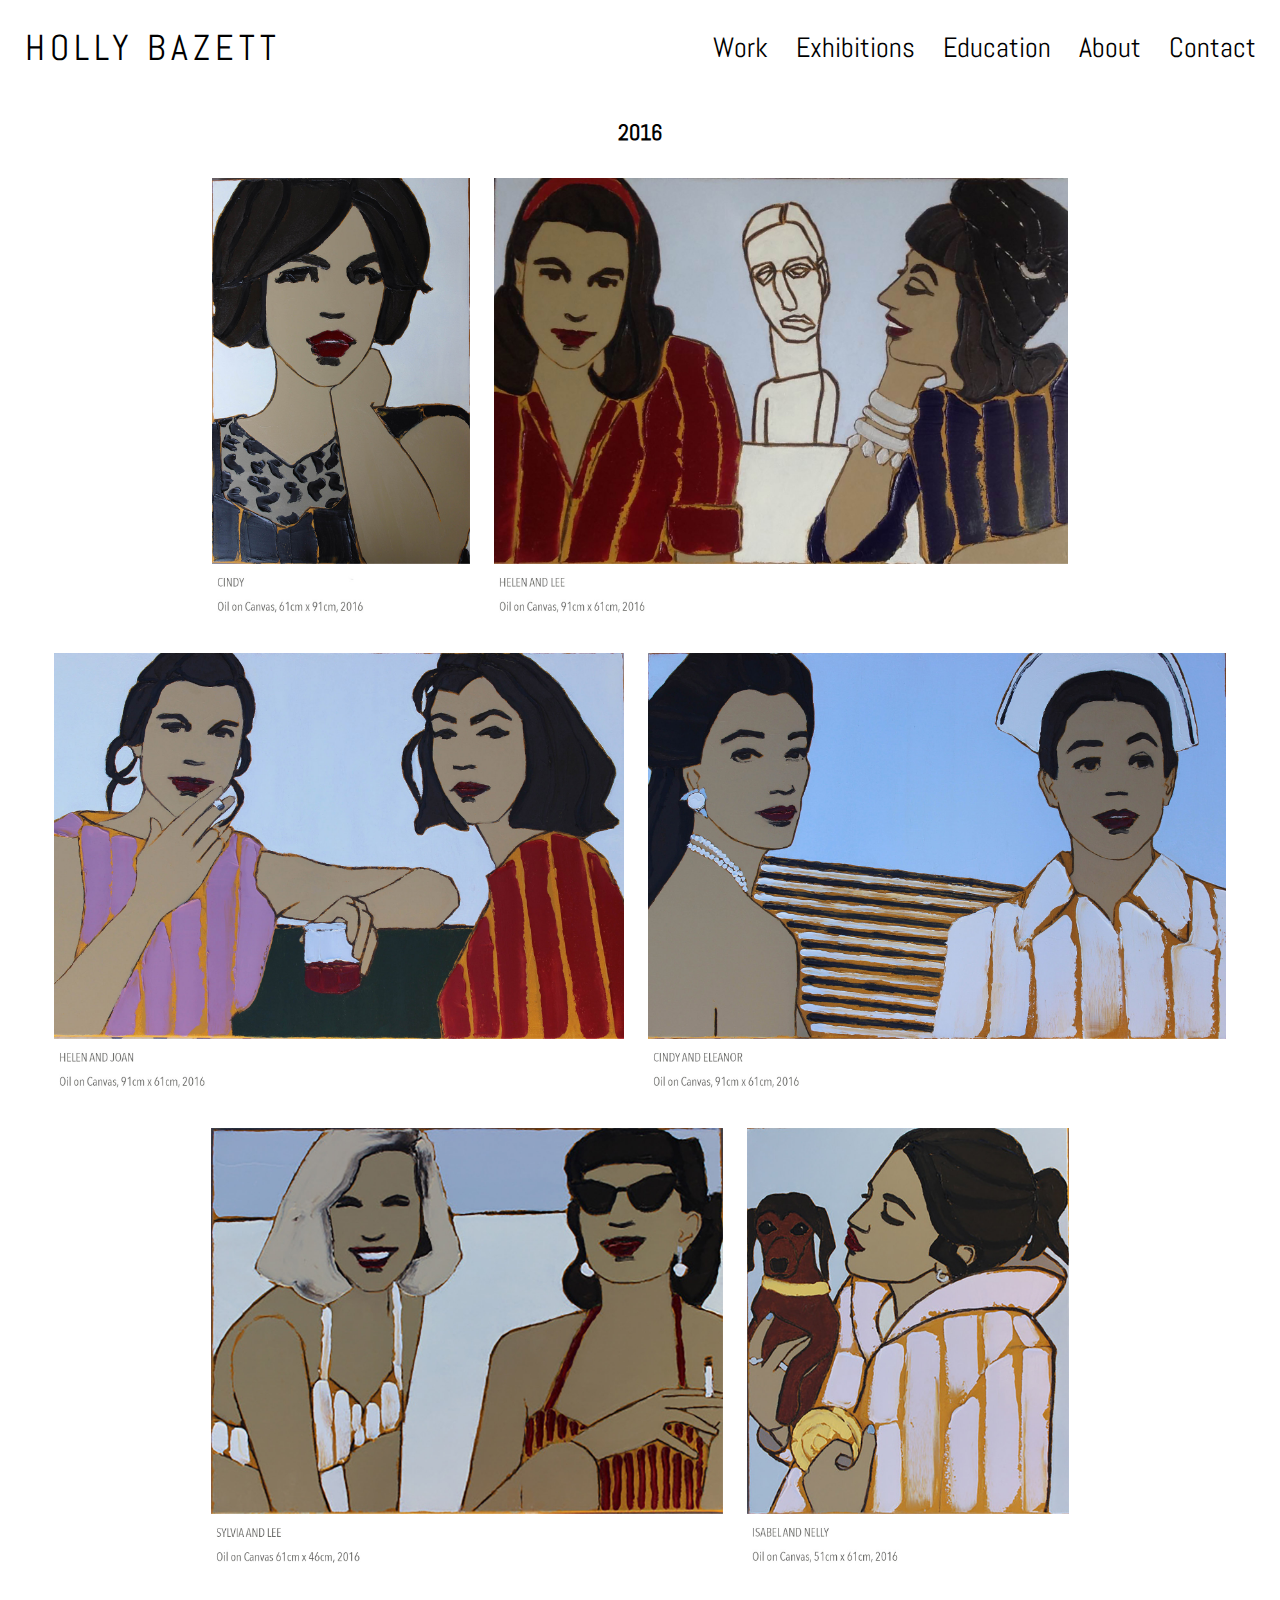
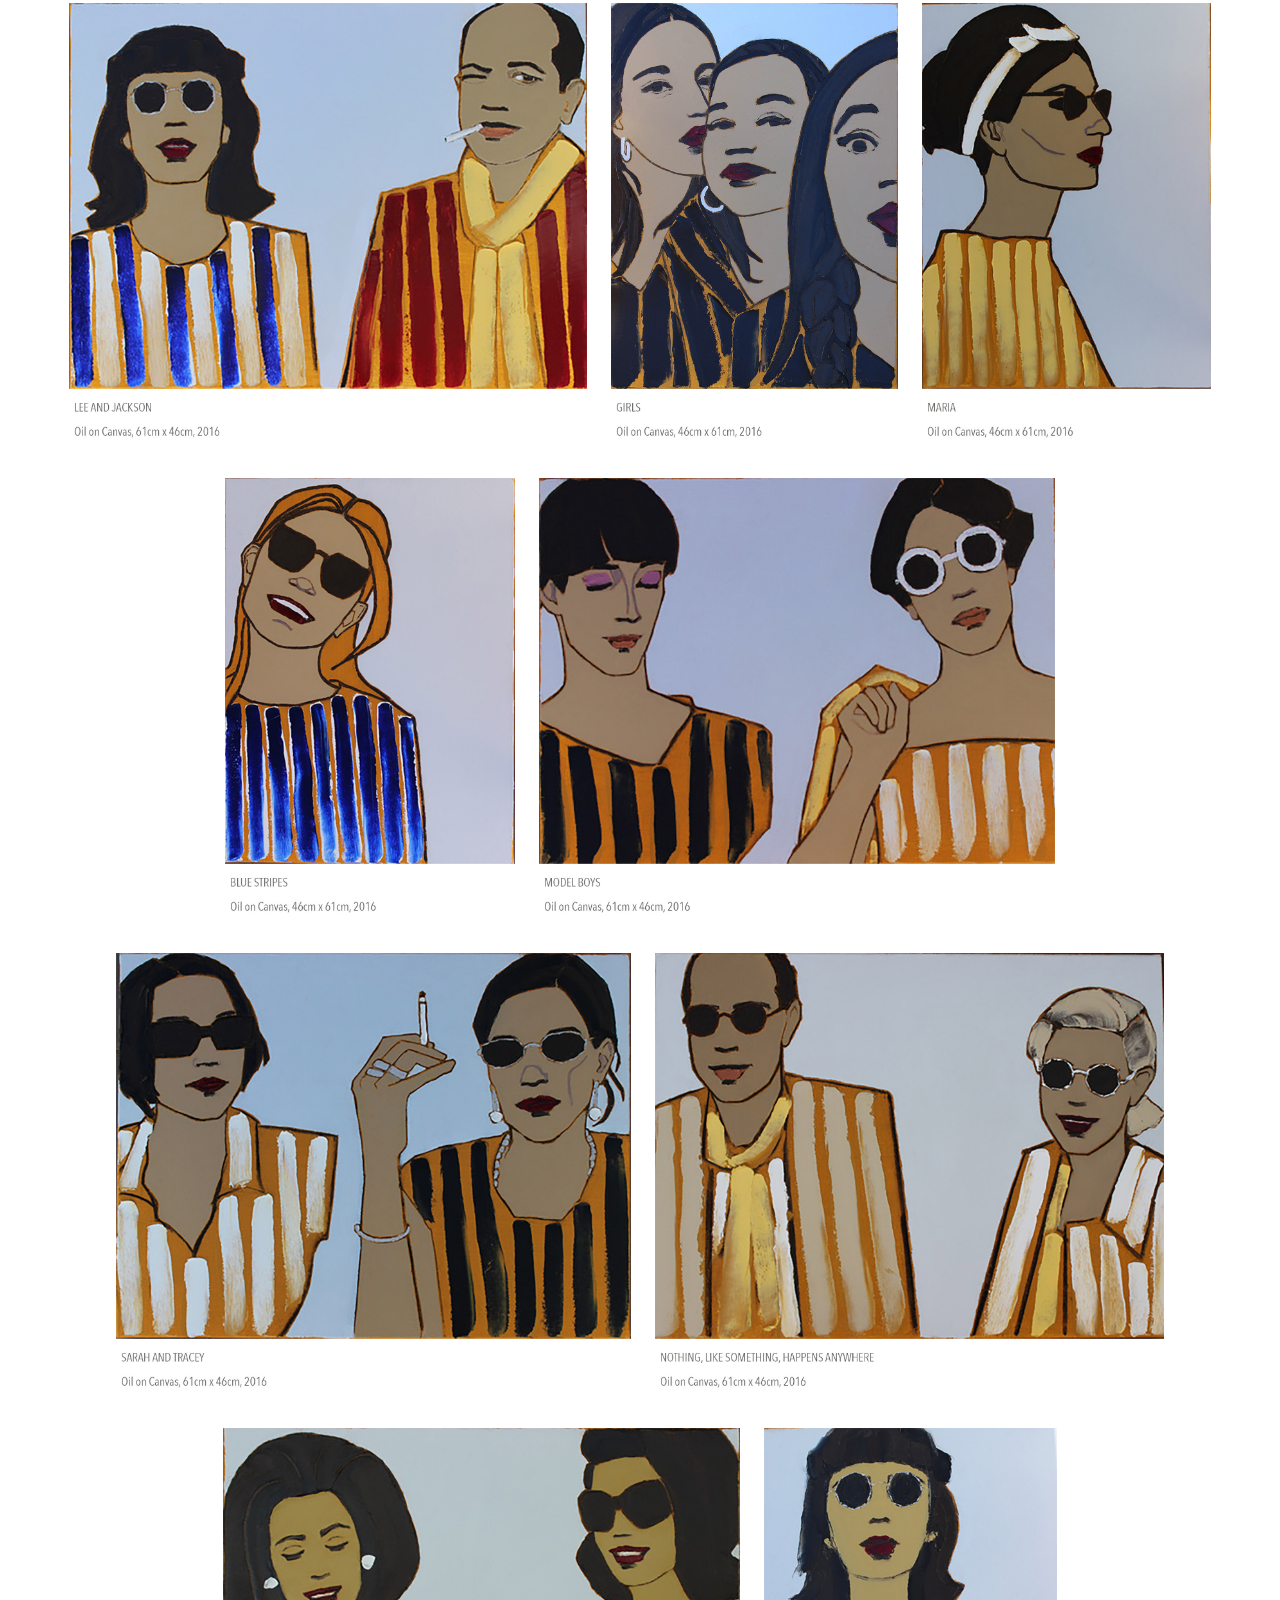
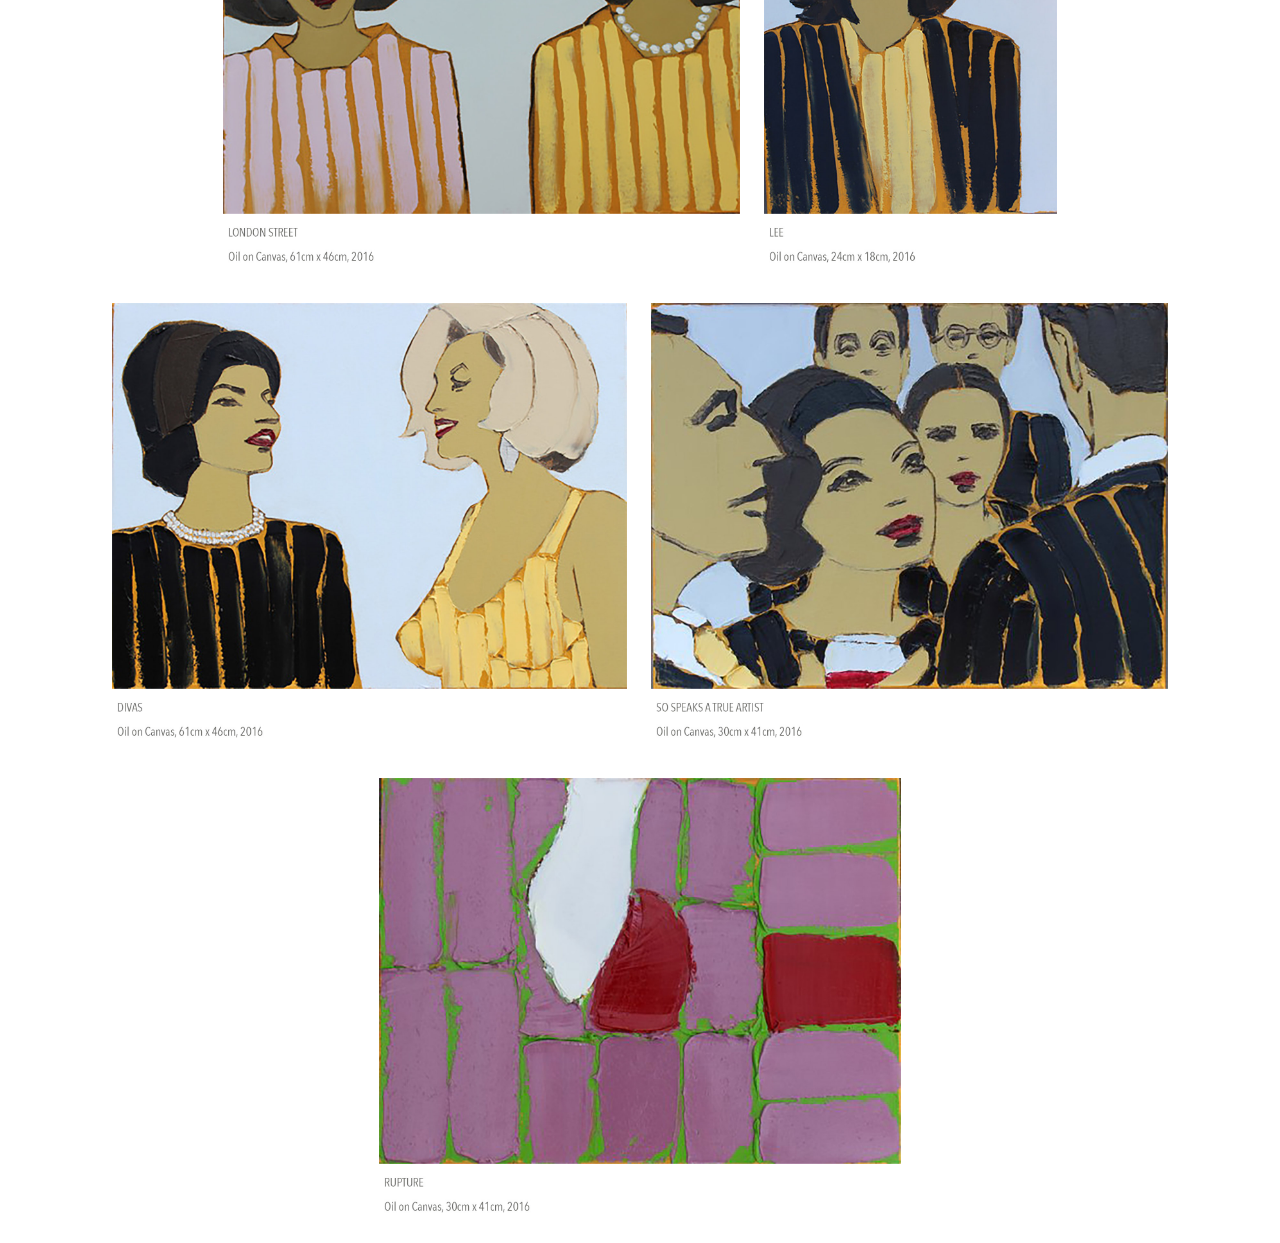
<file: 2016.html>
<!DOCTYPE html>
<html>

  <head>
    <meta charset="utf-8">
    <meta name="viewport" content="width=device-width, initial-scale=1">
    <link rel="stylesheet" type="text/css" href="css/page_style.css">
    <link href="https://fonts.googleapis.com/css?family=Abel" rel="stylesheet">
    <title>Holly Bazett - 2016</title>
  </head>

  <body>

    <div class="nav">
      <ul>
        <li class="holly"><a href="index.html">HOLLY BAZETT</a></li>
        <li><a href="contact.html">Contact</a></li>
        <li><a href="about.html">About</a></li>
        <li><a href="education.html">Education</a></li>
        <li><a href="exhibitions.html">Exhibitions</a></li>
        <li class="work_dropdown"><a href="2017.html">Work</a>
          <div class="dropdown-menu">
            <a href="2017.html">2017</a>
            <a href="2016.html">2016</a>
            <a href="2015.html">2015</a>
            <a href="2014.html">2014</a>
            <a href="2013.html">2013</a>
            <a href="2012.html">2012</a>
            <a href="2011.html">2011</a>
            <a href="2010.html">2010</a>
            <a href="2009.html">2009</a>
            <a href="2008.html">2008</a>
          </div>
        </li>
      </ul>
    </div>

    <div id="slide">
      <ul>
        <li class="holly_slide"><a href="index.html">HOLLY BAZETT</a></li>
        <li><a href="2017.html">Work</a></li>
        <li><a href="2017.html">2017</a></li>
        <li><a href="2016.html">2016</a></li>
        <li><a href="2015.html">2015</a></li>
        <li><a href="2014.html">2014</a></li>
        <li><a href="2013.html">2013</a></li>
        <li><a href="2012.html">2012</a></li>
        <li><a href="2011.html">2011</a></li>
        <li><a href="2010.html">2010</a></li>
        <li><a href="2009.html">2009</a></li>
        <li><a href="2008.html">2008</a></li>
        <li><a href="exhibitions.html">Exhibitions</a></li>
        <li><a href="education.html">Education</a></li>
        <li><a href="about.html">About</a></li>
        <li><a href="contact.html">Contact</a></li>
      </ul>
    </div>

    <h1 class="holly_burger"><a href="index.html">HOLLY BAZETT</a></h1>
    <div id="burger-container">
      <div id="burger">
        <span>&nbsp;</span>
        <span>&nbsp;</span>
        <span>&nbsp;</span>
      </div>
    </div>

    <p class="heading">2016</p>
    <div class="artpics">
      <img class="art" src="img/2016_Cindy.jpg" alt="2016 oil painting called Cindy">
      <img class="art" src="img/2016_Helen%20and%20Lee.JPG" alt="2016 oil painting called Helen and Lee">
      <img class="art" src="img/2016_Helen%20and%20Joan.JPG" alt="2016 oil painting called Helen and Joan">
      <img class="art" src="img/2016_Cindy%20and%20Eleanor.JPG" alt="2016 oil painting called Cindy and Eleanor">
      <img class="art" src="img/2016_Sylvia%20and%20Lee.jpg" alt="2016 oil painting called Sylvia and Lee">
      <img class="art" src="img/2016_Isabel%20and%20Nelly.jpg" alt="2016 oil painting called Isabel and Nelly">
      <img class="art" src="img/2016_Lee%20and%20Jackson.jpg" alt="2016 oil painting called Lee and Jackson">
      <img class="art" src="img/2016_Girls.jpg" alt="2016 oil painting called Girls">
      <img class="art" src="img/2016_Maria.jpg" alt="2016 oil painting called Maria">
      <img class="art" src="img/2016_Blue%20Stripes.jpg" alt="2016 oil painting called Blue Stripes">
      <img class="art" src="img/2016_Model%20Boys.jpg" alt="2016 oil painting called Model Boys">
      <img class="art" src="img/2016_Sarah%20and%20Tracey.jpg" alt="2016 oil painting called Sarah and Tracey">
      <img class="art" src="img/2016_Nothing%20Like%20Something.jpg" alt="2016 oil painting called Nothing Like Something">
      <img class="art" src="img/2016_London%20Street.jpg" alt="2016 oil painting called London Street">
      <img class="art" src="img/2016_Lee.jpg" alt="2016 oil painting called Lee">
      <img class="art" src="img/2016_Divas.jpg" alt="2016 oil painting called Divas">
      <img class="art" src="img/2016_So%20Speaks%20a%20True%20Artist.jpg" alt="2016 oil painting called So Speaks a True Artist">
      <img class="art" src="img/2016_Rupture.jpg" alt="2016 oil painting called Rupture">
    </div>

    <script src="https://ajax.googleapis.com/ajax/libs/jquery/1.12.4/jquery.min.js"></script>
    <script src="js/script.js"></script>

  </body>
</html>
</file>
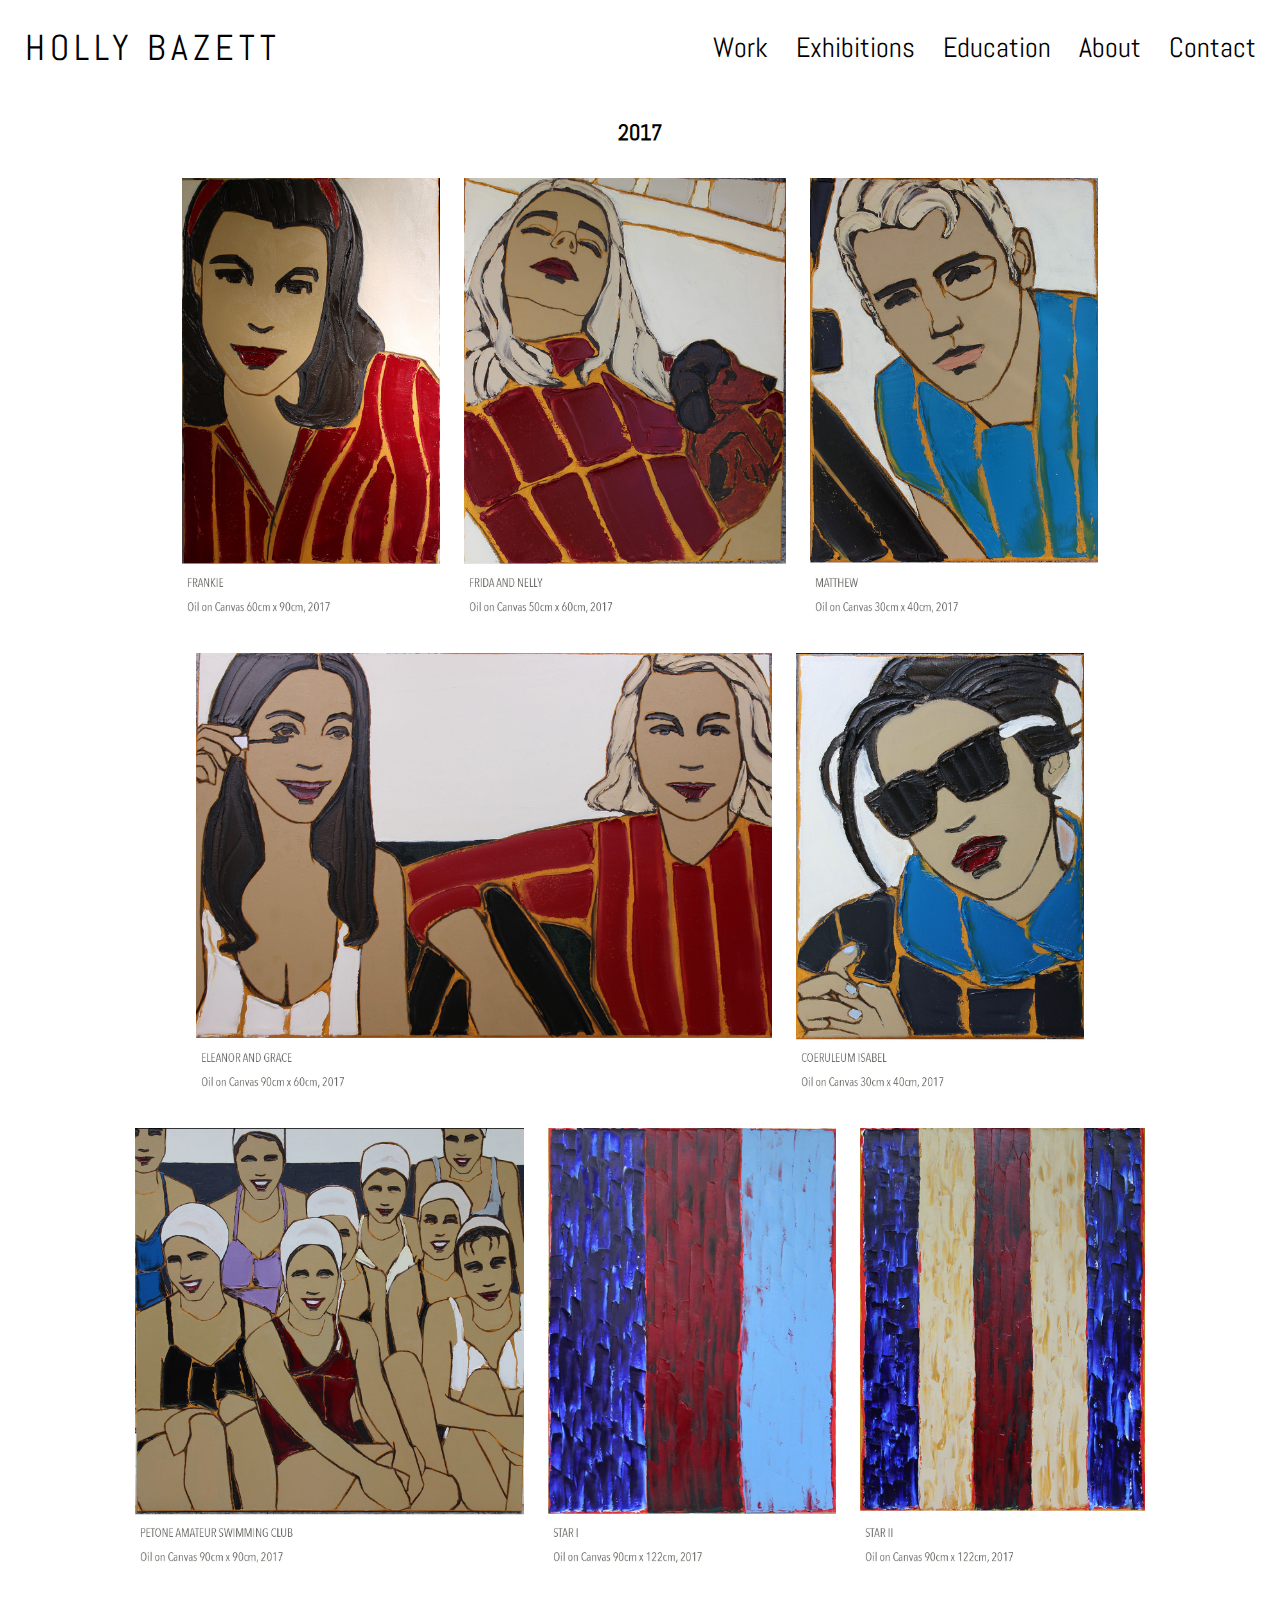
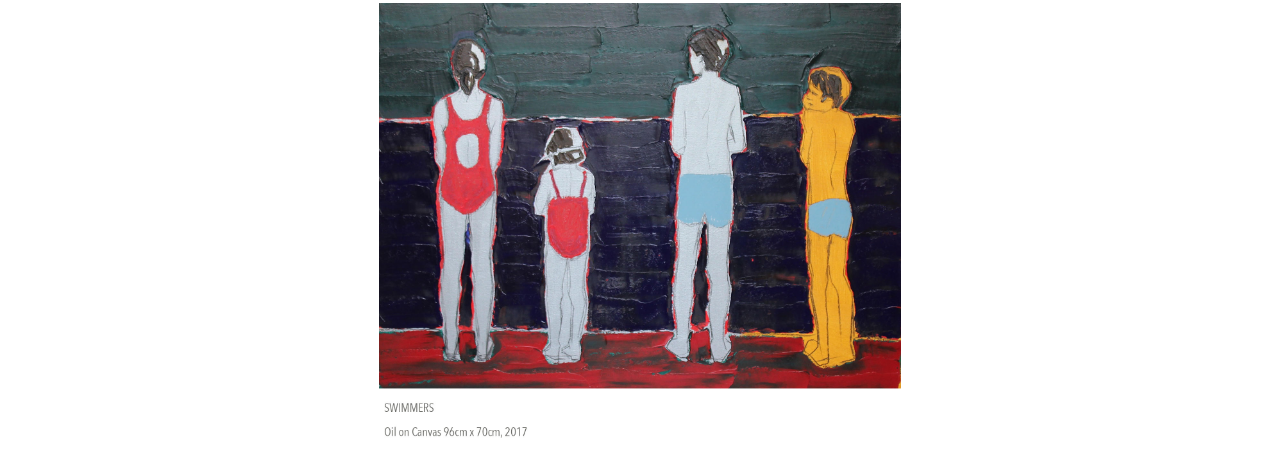
<file: 2017.html>
<!DOCTYPE html>
<html>

  <head>
    <meta charset="utf-8">
    <meta name="viewport" content="width=device-width, initial-scale=1">
    <link rel="stylesheet" type="text/css" href="css/page_style.css">
    <link href="https://fonts.googleapis.com/css?family=Abel" rel="stylesheet">
    <title>Holly Bazett - 2017</title>
  </head>

  <body>

    <div class="nav">
      <ul>
        <li class="holly"><a href="index.html">HOLLY BAZETT</a></li>
        <li><a href="contact.html">Contact</a></li>
        <li><a href="about.html">About</a></li>
        <li><a href="education.html">Education</a></li>
        <li><a href="exhibitions.html">Exhibitions</a></li>
        <li class="work_dropdown"><a href="2017.html">Work</a>
          <div class="dropdown-menu">
            <a href="2017.html">2017</a>
            <a href="2016.html">2016</a>
            <a href="2015.html">2015</a>
            <a href="2014.html">2014</a>
            <a href="2013.html">2013</a>
            <a href="2012.html">2012</a>
            <a href="2011.html">2011</a>
            <a href="2010.html">2010</a>
            <a href="2009.html">2009</a>
            <a href="2008.html">2008</a>
          </div>
        </li>
      </ul>
    </div>

    <div id="slide">
      <ul>
        <li class="holly_slide"><a href="index.html">HOLLY BAZETT</a></li>
        <li><a href="2017.html">Work</a></li>
        <li><a href="2017.html">2017</a></li>
        <li><a href="2016.html">2016</a></li>
        <li><a href="2015.html">2015</a></li>
        <li><a href="2014.html">2014</a></li>
        <li><a href="2013.html">2013</a></li>
        <li><a href="2012.html">2012</a></li>
        <li><a href="2011.html">2011</a></li>
        <li><a href="2010.html">2010</a></li>
        <li><a href="2009.html">2009</a></li>
        <li><a href="2008.html">2008</a></li>
        <li><a href="exhibitions.html">Exhibitions</a></li>
        <li><a href="education.html">Education</a></li>
        <li><a href="about.html">About</a></li>
        <li><a href="contact.html">Contact</a></li>
      </ul>
    </div>

    <h1 class="holly_burger"><a href="index.html">HOLLY BAZETT</a></h1>
    <div id="burger-container">
      <div id="burger">
        <span>&nbsp;</span>
        <span>&nbsp;</span>
        <span>&nbsp;</span>
      </div>
    </div>

    <p class="heading">2017</p>
    <div class="artpics">
      <img class="art" src="img/2017_Frankie.jpg" alt="2017 oil painting called Frankie">
      <img class="art" src="img/2017_Frida-and-Nelly.jpg" alt="2017 oil painting called Frida and Nelly">
      <img class="art" src="img/2017_Matthew.jpg" alt="2017 oil painting called Matthew">
      <img class="art" src="img/2017_Eleanor%20and%20Grace.jpg" alt="2017 oil painting called Eleanor and Grace">
      <img class="art" src="img/2017_Isabel.JPG" alt="2017 oil painting called Coeruleum Isabel">
      <img class="art" src="img/2017_Petone%20Amateur%20Swimming%20Club.jpg" alt="2017 oil painting called Petone Amateur Swimming Club">
      <img class="art" src="img/2017_Star%20I.jpg" alt="2017 oil painting called Star I">
      <img class="art" src="img/2017_Star%20II.jpg" alt="2017 oil painting called Star II">
      <img class="art" src="img/2017_Swimmers.jpg" alt="2017 oil painting called Swimmers">
    </div>

    <script src="https://ajax.googleapis.com/ajax/libs/jquery/1.12.4/jquery.min.js"></script>
    <script src="js/script.js"></script>

  </body>
</html>
</file>
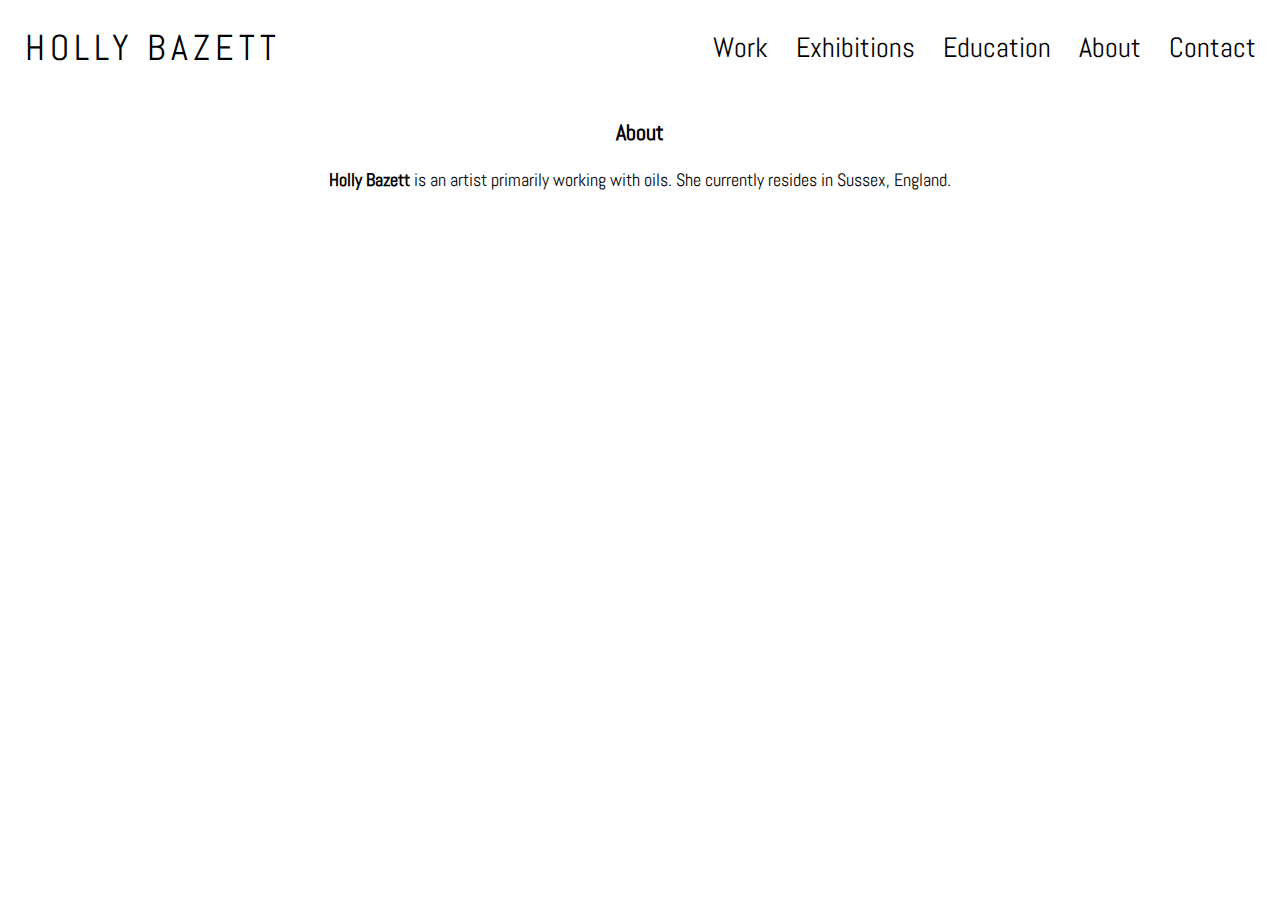
<file: about.html>
<!DOCTYPE html>
<html>

  <head>
    <meta charset="utf-8">
    <meta name="viewport" content="width=device-width, initial-scale=1">
    <link rel="stylesheet" type="text/css" href="css/page_style.css">
    <link href="https://fonts.googleapis.com/css?family=Abel" rel="stylesheet">
    <title>Holly Bazett - About</title>
  </head>

  <body>

    <div class="nav">
      <ul>
        <li class="holly"><a href="index.html">HOLLY BAZETT</a></li>
        <li><a href="contact.html">Contact</a></li>
        <li><a href="about.html">About</a></li>
        <li><a href="education.html">Education</a></li>
        <li><a href="exhibitions.html">Exhibitions</a></li>
        <li class="work_dropdown"><a href="2017.html">Work</a>
          <div class="dropdown-menu">
            <a href="2017.html">2017</a>
            <a href="2016.html">2016</a>
            <a href="2015.html">2015</a>
            <a href="2014.html">2014</a>
            <a href="2013.html">2013</a>
            <a href="2012.html">2012</a>
            <a href="2011.html">2011</a>
            <a href="2010.html">2010</a>
            <a href="2009.html">2009</a>
            <a href="2008.html">2008</a>
          </div>
        </li>
      </ul>
    </div>

    <div id="slide">
      <ul>
        <li class="holly_slide"><a href="index.html">HOLLY BAZETT</a></li>
        <li><a href="2017.html">Work</a></li>
        <li><a href="2017.html">2017</a></li>
        <li><a href="2016.html">2016</a></li>
        <li><a href="2015.html">2015</a></li>
        <li><a href="2014.html">2014</a></li>
        <li><a href="2013.html">2013</a></li>
        <li><a href="2012.html">2012</a></li>
        <li><a href="2011.html">2011</a></li>
        <li><a href="2010.html">2010</a></li>
        <li><a href="2009.html">2009</a></li>
        <li><a href="2008.html">2008</a></li>
        <li><a href="exhibitions.html">Exhibitions</a></li>
        <li><a href="education.html">Education</a></li>
        <li><a href="about.html">About</a></li>
        <li><a href="contact.html">Contact</a></li>
      </ul>
    </div>

    <h1 class="holly_burger"><a href="index.html">HOLLY BAZETT</a></h1>
  	<div id="burger-container">
  		<div id="burger">
				<span>&nbsp;</span>
				<span>&nbsp;</span>
				<span>&nbsp;</span>
  		</div>
  	</div>

    <p class="heading">About</p>
    <p><strong>Holly Bazett </strong>is an artist primarily working with oils. She currently resides in Sussex, England.</p>

    <script src="https://ajax.googleapis.com/ajax/libs/jquery/1.12.4/jquery.min.js"></script>
    <script src="js/script.js"></script>

  </body>
</html>
</file>
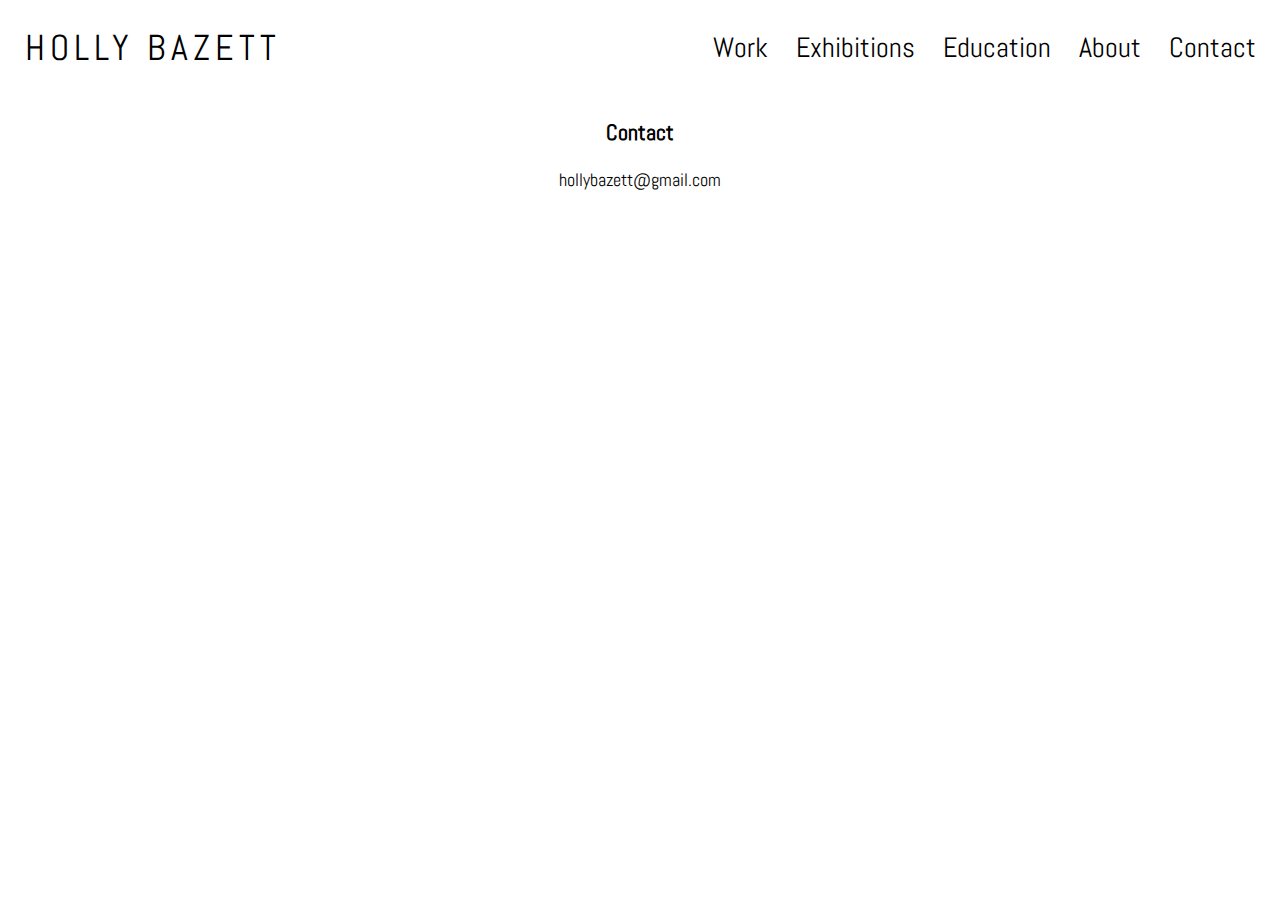
<file: contact.html>
<!DOCTYPE html>
<html>

  <head>
    <meta charset="utf-8">
    <meta name="viewport" content="width=device-width, initial-scale=1">
    <link rel="stylesheet" type="text/css" href="css/page_style.css">
    <link href="https://fonts.googleapis.com/css?family=Abel" rel="stylesheet">
    <title>Holly Bazett - Contact</title>
  </head>

  <body>

    <div class="nav">
      <ul>
        <li class="holly"><a href="index.html">HOLLY BAZETT</a></li>
        <li><a href="contact.html">Contact</a></li>
        <li><a href="about.html">About</a></li>
        <li><a href="education.html">Education</a></li>
        <li><a href="exhibitions.html">Exhibitions</a></li>
        <li class="work_dropdown"><a href="2017.html">Work</a>
          <div class="dropdown-menu">
            <a href="2017.html">2017</a>
            <a href="2016.html">2016</a>
            <a href="2015.html">2015</a>
            <a href="2014.html">2014</a>
            <a href="2013.html">2013</a>
            <a href="2012.html">2012</a>
            <a href="2011.html">2011</a>
            <a href="2010.html">2010</a>
            <a href="2009.html">2009</a>
            <a href="2008.html">2008</a>
          </div>
        </li>
      </ul>
    </div>

    <div id="slide">
      <ul>
        <li class="holly_slide"><a href="index.html">HOLLY BAZETT</a></li>
        <li><a href="2017.html">Work</a></li>
        <li><a href="2017.html">2017</a></li>
        <li><a href="2016.html">2016</a></li>
        <li><a href="2015.html">2015</a></li>
        <li><a href="2014.html">2014</a></li>
        <li><a href="2013.html">2013</a></li>
        <li><a href="2012.html">2012</a></li>
        <li><a href="2011.html">2011</a></li>
        <li><a href="2010.html">2010</a></li>
        <li><a href="2009.html">2009</a></li>
        <li><a href="2008.html">2008</a></li>
        <li><a href="exhibitions.html">Exhibitions</a></li>
        <li><a href="education.html">Education</a></li>
        <li><a href="about.html">About</a></li>
        <li><a href="contact.html">Contact</a></li>
      </ul>
    </div>

    <h1 class="holly_burger"><a href="index.html">HOLLY BAZETT</a></h1>
    <div id="burger-container">
    	<div id="burger">
  			<span>&nbsp;</span>
  			<span>&nbsp;</span>
  			<span>&nbsp;</span>
    	</div>
    </div>

    <p class="heading"><strong>Contact</strong></p>
    <p>hollybazett@gmail.com</p>

    <script src="https://ajax.googleapis.com/ajax/libs/jquery/1.12.4/jquery.min.js"></script>
    <script src="js/script.js"></script>

  </body>
</html>
</file>
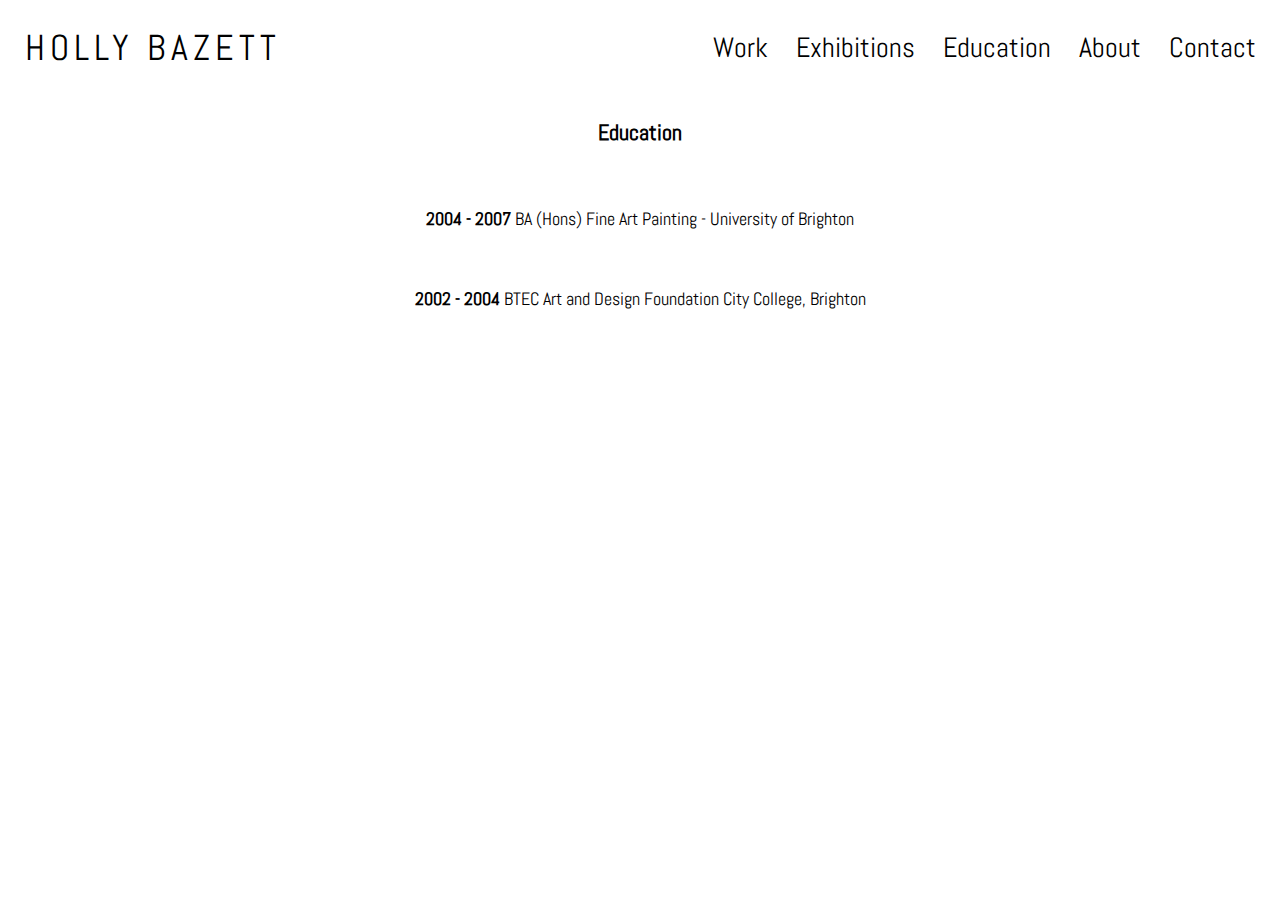
<file: education.html>
<!DOCTYPE html>
<html>

  <head>
    <meta charset="utf-8">
    <meta name="viewport" content="width=device-width, initial-scale=1">
    <link rel="stylesheet" type="text/css" href="css/page_style.css">
    <link href="https://fonts.googleapis.com/css?family=Abel" rel="stylesheet">
    <title>Holly Bazett - Education</title>
  </head>

  <body>

    <div class="nav">
      <ul>
        <li class="holly"><a href="index.html">HOLLY BAZETT</a></li>
        <li><a href="contact.html">Contact</a></li>
        <li><a href="about.html">About</a></li>
        <li><a href="education.html">Education</a></li>
        <li><a href="exhibitions.html">Exhibitions</a></li>
        <li class="work_dropdown"><a href="2017.html">Work</a>
          <div class="dropdown-menu">
            <a href="2017.html">2017</a>
            <a href="2016.html">2016</a>
            <a href="2015.html">2015</a>
            <a href="2014.html">2014</a>
            <a href="2013.html">2013</a>
            <a href="2012.html">2012</a>
            <a href="2011.html">2011</a>
            <a href="2010.html">2010</a>
            <a href="2009.html">2009</a>
            <a href="2008.html">2008</a>
          </div>
        </li>
      </ul>
    </div>

    <div id="slide">
      <ul>
        <li class="holly_slide"><a href="index.html">HOLLY BAZETT</a></li>
        <li><a href="2017.html">Work</a></li>
        <li><a href="2017.html">2017</a></li>
        <li><a href="2016.html">2016</a></li>
        <li><a href="2015.html">2015</a></li>
        <li><a href="2014.html">2014</a></li>
        <li><a href="2013.html">2013</a></li>
        <li><a href="2012.html">2012</a></li>
        <li><a href="2011.html">2011</a></li>
        <li><a href="2010.html">2010</a></li>
        <li><a href="2009.html">2009</a></li>
        <li><a href="2008.html">2008</a></li>
        <li><a href="exhibitions.html">Exhibitions</a></li>
        <li><a href="education.html">Education</a></li>
        <li><a href="about.html">About</a></li>
        <li><a href="contact.html">Contact</a></li>
      </ul>
    </div>

    <h1 class="holly_burger"><a href="index.html">HOLLY BAZETT</a></h1>
  	<div id="burger-container">
  		<div id="burger">
				<span>&nbsp;</span>
				<span>&nbsp;</span>
				<span>&nbsp;</span>
  		</div>
  	</div>

    <p class="heading">Education</p><br>

    <p><strong>2004 - 2007 </strong>BA (Hons) Fine Art Painting -
        University of Brighton</p><br>

    <p><strong>2002 - 2004	</strong>BTEC Art and Design Foundation
        City College, Brighton</p>

    <script src="https://ajax.googleapis.com/ajax/libs/jquery/1.12.4/jquery.min.js"></script>
    <script src="js/script.js"></script>

  </body>
</html>
</file>
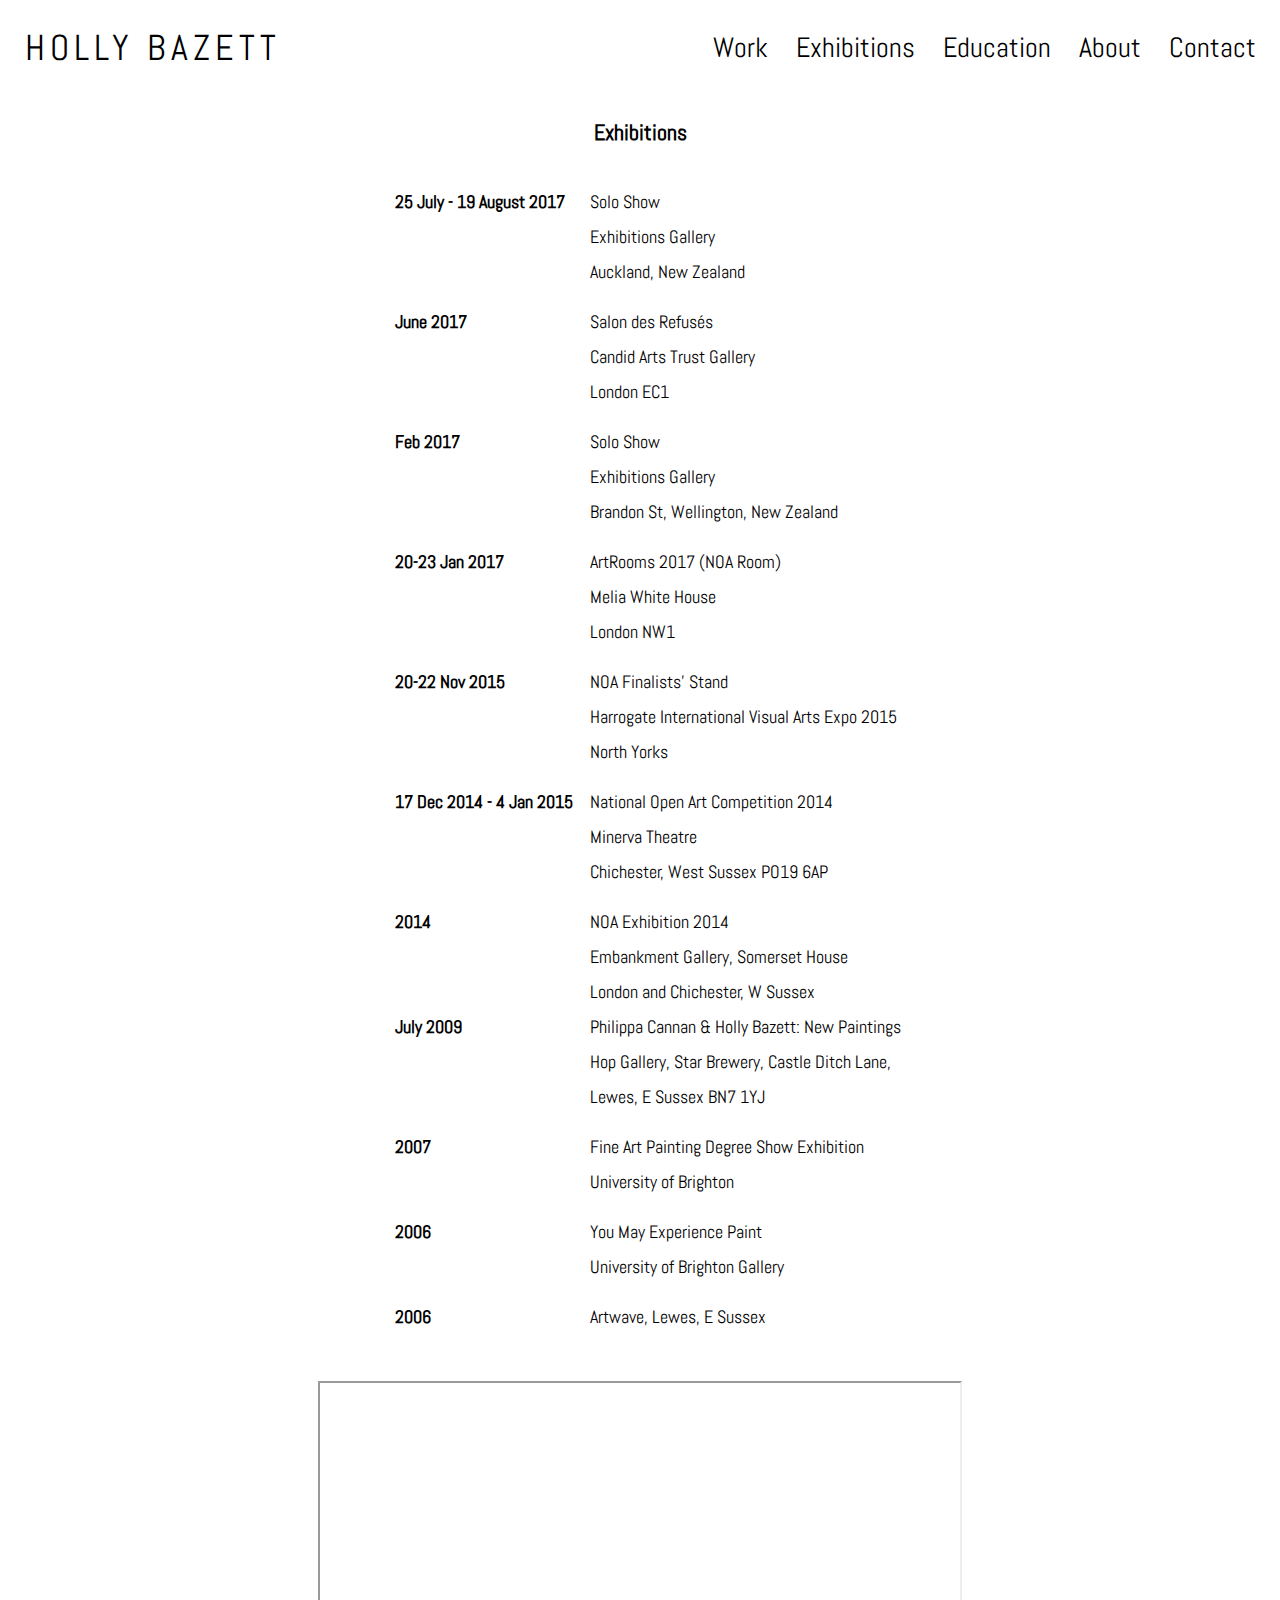
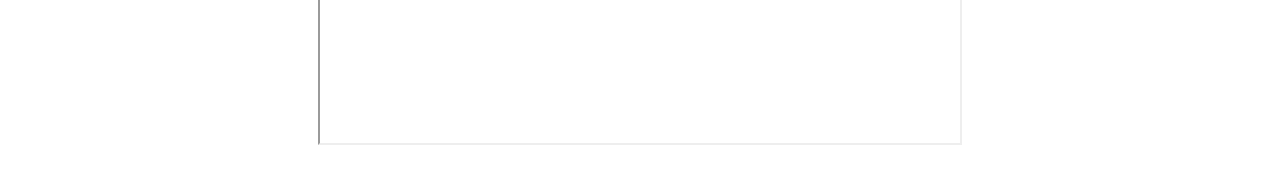
<file: exhibitions.html>
<!DOCTYPE html>
<html>

  <head>
    <meta charset="utf-8">
    <meta name="viewport" content="width=device-width, initial-scale=1">
    <link rel="stylesheet" type="text/css" href="css/page_style.css">
    <link href="https://fonts.googleapis.com/css?family=Abel" rel="stylesheet">
    <title>Holly Bazett - Exhibitions</title>
  </head>

  <body>

    <div class="nav">
      <ul>
        <li class="holly"><a href="index.html">HOLLY BAZETT</a></li>
        <li><a href="contact.html">Contact</a></li>
        <li><a href="about.html">About</a></li>
        <li><a href="education.html">Education</a></li>
        <li><a href="exhibitions.html">Exhibitions</a></li>
        <li class="work_dropdown"><a href="2017.html">Work</a>
          <div class="dropdown-menu">
            <a href="2017.html">2017</a>
            <a href="2016.html">2016</a>
            <a href="2015.html">2015</a>
            <a href="2014.html">2014</a>
            <a href="2013.html">2013</a>
            <a href="2012.html">2012</a>
            <a href="2011.html">2011</a>
            <a href="2010.html">2010</a>
            <a href="2009.html">2009</a>
            <a href="2008.html">2008</a>
          </div>
        </li>
      </ul>
    </div>

    <div id="slide">
      <ul>
        <li class="holly_slide"><a href="index.html">HOLLY BAZETT</a></li>
        <li><a href="2017.html">Work</a></li>
        <li><a href="2017.html">2017</a></li>
        <li><a href="2016.html">2016</a></li>
        <li><a href="2015.html">2015</a></li>
        <li><a href="2014.html">2014</a></li>
        <li><a href="2013.html">2013</a></li>
        <li><a href="2012.html">2012</a></li>
        <li><a href="2011.html">2011</a></li>
        <li><a href="2010.html">2010</a></li>
        <li><a href="2009.html">2009</a></li>
        <li><a href="2008.html">2008</a></li>
        <li><a href="exhibitions.html">Exhibitions</a></li>
        <li><a href="education.html">Education</a></li>
        <li><a href="about.html">About</a></li>
        <li><a href="contact.html">Contact</a></li>
      </ul>
    </div>

    <h1 class="holly_burger"><a href="index.html">HOLLY BAZETT</a></h1>
  	<div id="burger-container">
  		<div id="burger">
  				<span>&nbsp;</span>
  				<span>&nbsp;</span>
  				<span>&nbsp;</span>
  		</div>
  	</div>

    <div class="exhibitions">

      <p class="heading">Exhibitions</p>

      <table>
          <tr>
              <td><strong>25 July - 19 August 2017</strong></td>
              <td>Solo Show</td>
          </tr>
          <tr>
              <td></td>
              <td>Exhibitions Gallery</td>
          </tr>
          <tr>
              <td></td>
              <td class="exhibition">Auckland, New Zealand</td>
          </tr>

          <tr>
              <td><strong>June 2017</strong></td>
              <td>Salon des Refusés</td>
          </tr>
          <tr>
              <td></td>
              <td>Candid Arts Trust Gallery</td>
          </tr>
          <tr>
              <td></td>
              <td class="exhibition">London EC1</td>
          </tr>

          <tr>
              <td><strong>Feb 2017</strong></td>
              <td>Solo Show</td>
          </tr>
          <tr>
              <td></td>
              <td>Exhibitions Gallery</td>
          </tr>
          <tr>
              <td></td>
              <td class="exhibition">Brandon St, Wellington, New Zealand</td>
          </tr>


          <tr>
              <td><strong>20-23 Jan 2017</strong></td>
              <td>ArtRooms 2017 (NOA Room)</td>
          </tr>
          <tr>
              <td></td>
              <td>Melia White House</td>
          </tr>
          <tr>
              <td></td>
              <td class="exhibition">London NW1</td>
          </tr>


          <tr>
              <td><strong>20-22 Nov 2015</strong></td>
              <td>NOA Finalists' Stand</td>
          </tr>
          <tr>
              <td></td>
              <td>Harrogate International Visual Arts Expo 2015</td>
          </tr>
          <tr>
              <td></td>
              <td class="exhibition">North Yorks</td>
          </tr>


          <tr>
              <td><strong>17 Dec 2014 - 4 Jan 2015</strong></td>
              <td>National Open Art Competition 2014</td>
          </tr>
          <tr>
              <td></td>
              <td>Minerva Theatre</td>
          </tr>
          <tr>
              <td></td>
              <td class="exhibition">Chichester, West Sussex PO19 6AP</td>
          </tr>


          <tr>
              <td><strong>2014</strong></td>
              <td>NOA Exhibition 2014</td>
          </tr>
          <tr>
              <td></td>
              <td>Embankment Gallery, Somerset House</td>
          </tr>
          <tr>
              <td></td>
              <td>London and Chichester, W Sussex</td>
          </tr>



          <tr>
              <td><strong>July 2009</strong></td>
              <td>Philippa Cannan &amp Holly Bazett: New Paintings</td>
          </tr>
          <tr>
              <td></td>
              <td>Hop Gallery, Star Brewery, Castle Ditch Lane,</td>
          </tr>
          <tr>
              <td></td>
              <td class="exhibition">Lewes, E Sussex BN7 1YJ</td>
          </tr>


             <tr>
              <td><strong>2007</strong></td>
              <td>Fine Art Painting Degree Show Exhibition</td>
          </tr>
          <tr>
              <td></td>
              <td class="exhibition">University of Brighton</td>
          </tr>


           <tr>
              <td><strong>2006</strong></td>
              <td>You May Experience Paint</td>
          </tr>
          <tr>
              <td></td>
              <td class="exhibition">University of Brighton Gallery</td>
          </tr>


            <tr>
              <td><strong>2006</strong></td>
              <td>Artwave, Lewes, E Sussex</td>
          </tr>
        </table>
      <br>

    </div>

    <iframe src="https://player.vimeo.com/video/112584342?portrait=0" width="640" height="360"></iframe>

    <script src="https://ajax.googleapis.com/ajax/libs/jquery/1.12.4/jquery.min.js"></script>
    <script src="js/script.js"></script>

  </body>
</html>
</file>
<file: css/page_style.css>
body {
  margin: 0;
  padding: 0;
  font-family: 'Abel', sans-serif;
}

/*--------------------NAV-----------------*/

.nav {
  margin-right: 10px;
}

.holly {
  float: left;
}

.holly a {
  font-size: 36px;
  padding: 25px 25px;
  letter-spacing: 5px;
}

.holly a:hover {
  text-decoration: none;
}

ul {
    list-style-type: none;
    margin: 0;
    padding: 0;
    overflow: hidden;
}

li {
      float: right;
}

li a {
    display: inline-block;
    color: black;
    text-align: center;
    padding: 30px 14px;
    text-decoration: none;
    font-size: 28px;
}

li a:hover {
  text-decoration: underline;
}

.dropdown-menu {
    display: none;
    background-color: white;
    margin-left: 10px;
    margin-top: -20px;
}

.dropdown-menu a {
    color: white;
    padding: 12px;
    text-decoration: none;
    display: block;
    text-align: center;
    font-size: 20px;
}

.work_dropdown:hover .dropdown-menu {
    display: block;
    position: absolute;
    background-color: black;
}

/*------------SLIDE-OUT NAV-----------*/

#slide {
  height: 5000px;
  width: 100%;
  list-style-type: none;
  background-color: white;
  position: absolute;
  padding-top: 10px;
  padding-left: 5px;
  right: 100vw;
  -webkit-transition: right 0.75s;
  transition: right 0.75s;

}

.animation {
  right: 0 !important;
}

#slide li {
  list-style-type: none;
	text-align: left;
  float: none;
  line-height: 0px;
}

#slide li a {
  text-decoration: none;
  color: black;
  font-size: 20px;
  padding: 25px 14px;
}

#slide .holly_slide a{
  font-size: 26px;
  letter-spacing: 5px;
  margin-top: -12px;
  margin-left: 4px;
}

#burger-container {
  width: 30px;
	position: fixed;
  right: 18px;
	top: 24px;
}

#burger {
  display: block;
}

#burger span {
  background: black;
  display: block;
  width: 25px;
  height: 3px;
  margin-bottom: 5px;
  transition: all ease-in-out 0.4s;
  position: relative;
  top: 0;
}

#burger-container.open span:nth-child(2) {
  width: 0;
  opacity: 0;
}

#burger-container.open span:nth-child(1) {
  transform: rotate(45deg);
  top: 8px;
}

#burger-container.open span:nth-child(3) {
  transform: rotate(-45deg);
  top: -8px;
}

.holly_burger {
  margin-top: 12px;
}

.holly_burger a{
  text-decoration: none;
  color: black;
  font-size: 26px;
  margin-left: 18px;
  letter-spacing: 5px;
}

/*--------------CONTENT-------------*/

p {
    font-size: 18px;
    text-align: center;
    padding-right: 20px;
    padding-left: 20px;
}

.heading {
  font-weight: bold;
  font-size: 22px;
}

/*--------------------IMAGES----------------*/

.artpics {
    text-align: center;
}

.art {
    max-height: 450px;
    max-width: 96%;
    margin: 10px;
}

/*--------------EXHIBITIONS-------------*/

table {
    font-size: 18px;
    margin-left: auto;
    margin-right: auto;
    padding: 20px;
}

td {
    padding: 0px 0px 10px 15px;
}

.exhibition {
  padding-bottom: 25px;
}

iframe {
    display: block;
    margin: 0 auto;
    margin-bottom: 30px;
}

/*--------------MEDIA QUERIES-------------*/

@media screen and (min-width: 1069px) {

	#burger-container, .holly_burger {
		display: none;
	}

	.navigation{
		padding-top: 20px;
    padding-bottom: 10px;
	}
}

@media screen and (max-width: 1068px) {

		.nav {
			display: none;
		}
}

@media screen and (max-width: 480px) {

    .art {
        max-width: 100%;
        max-height: 100%;
        margin: 0;
    }

    .holly_burger a{
      font-size: 26px;
    }

    #slide .holly_slide a{
      font-size: 26px;
    }

    #slide li {
		  list-style-type: none;
		}

    #slide li a {
		  font-size: 16px;
      margin-bottom: -5px;
		}
}
</file>
